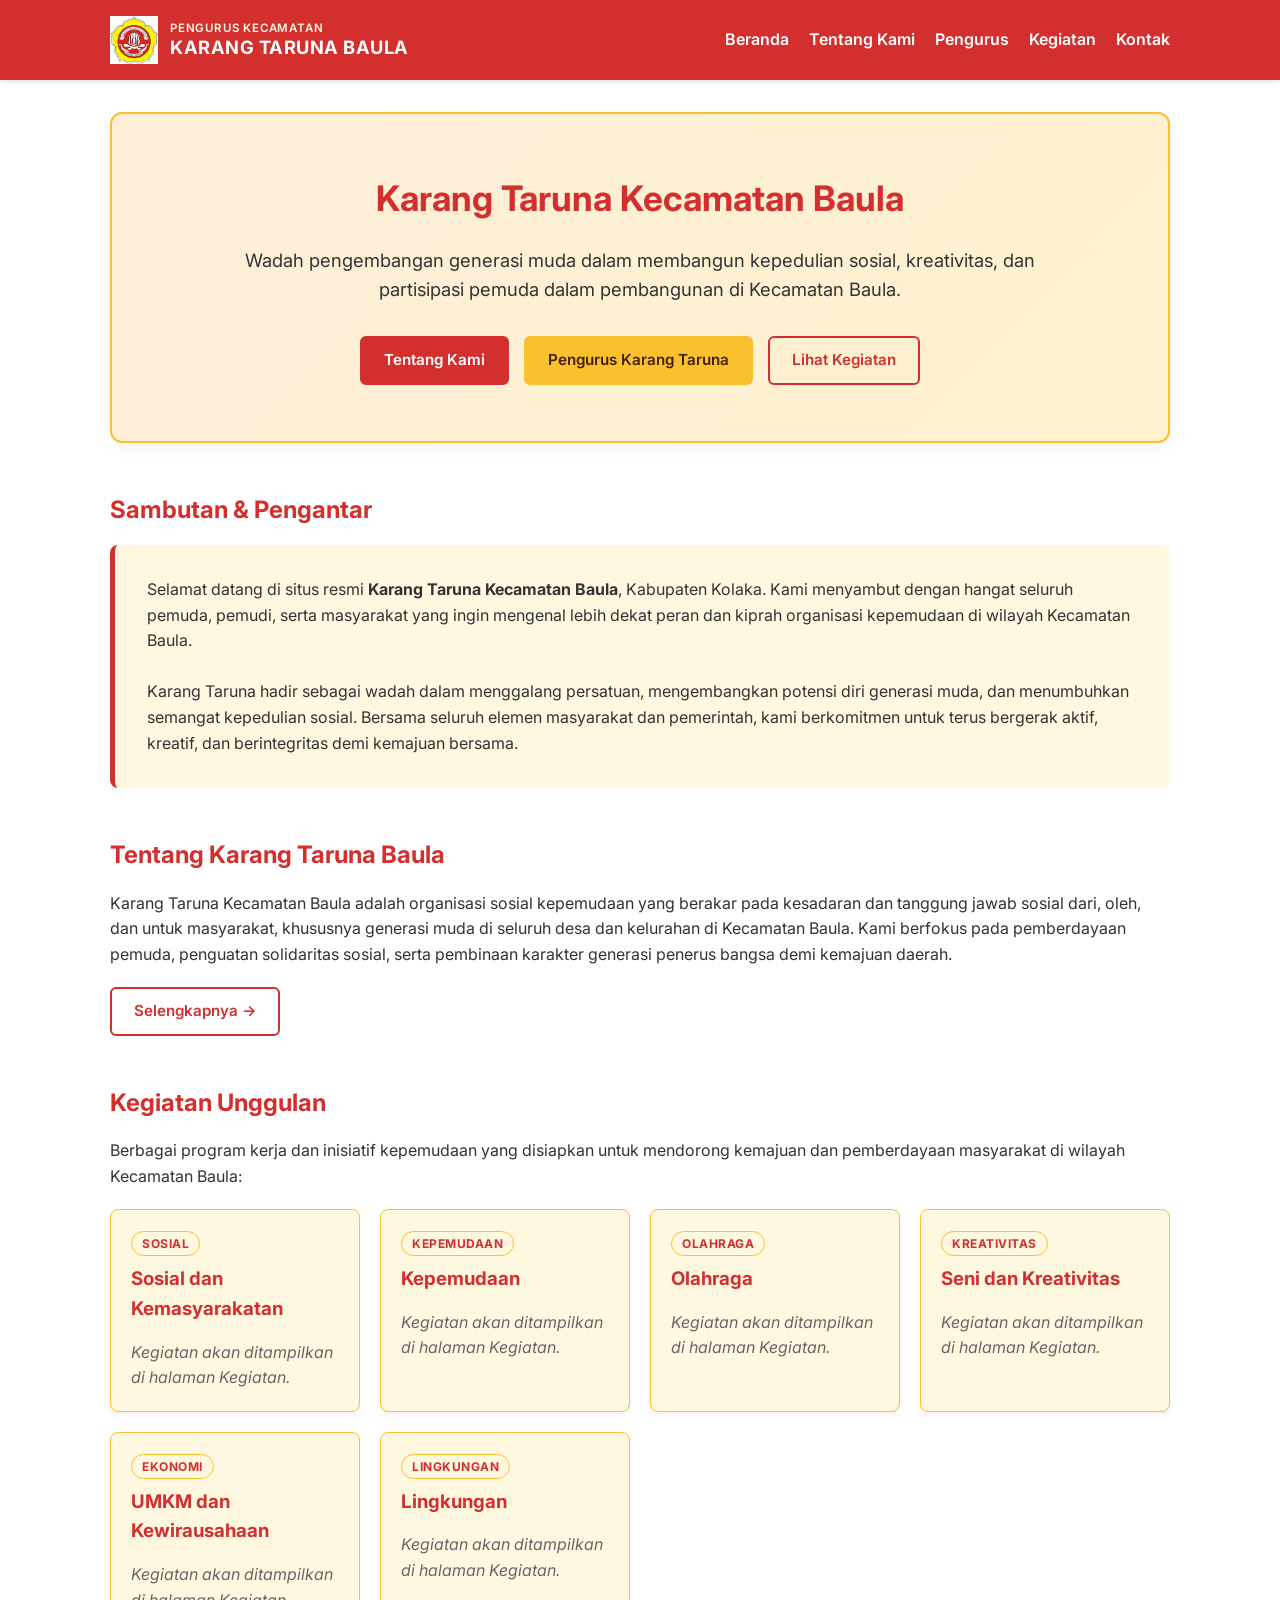
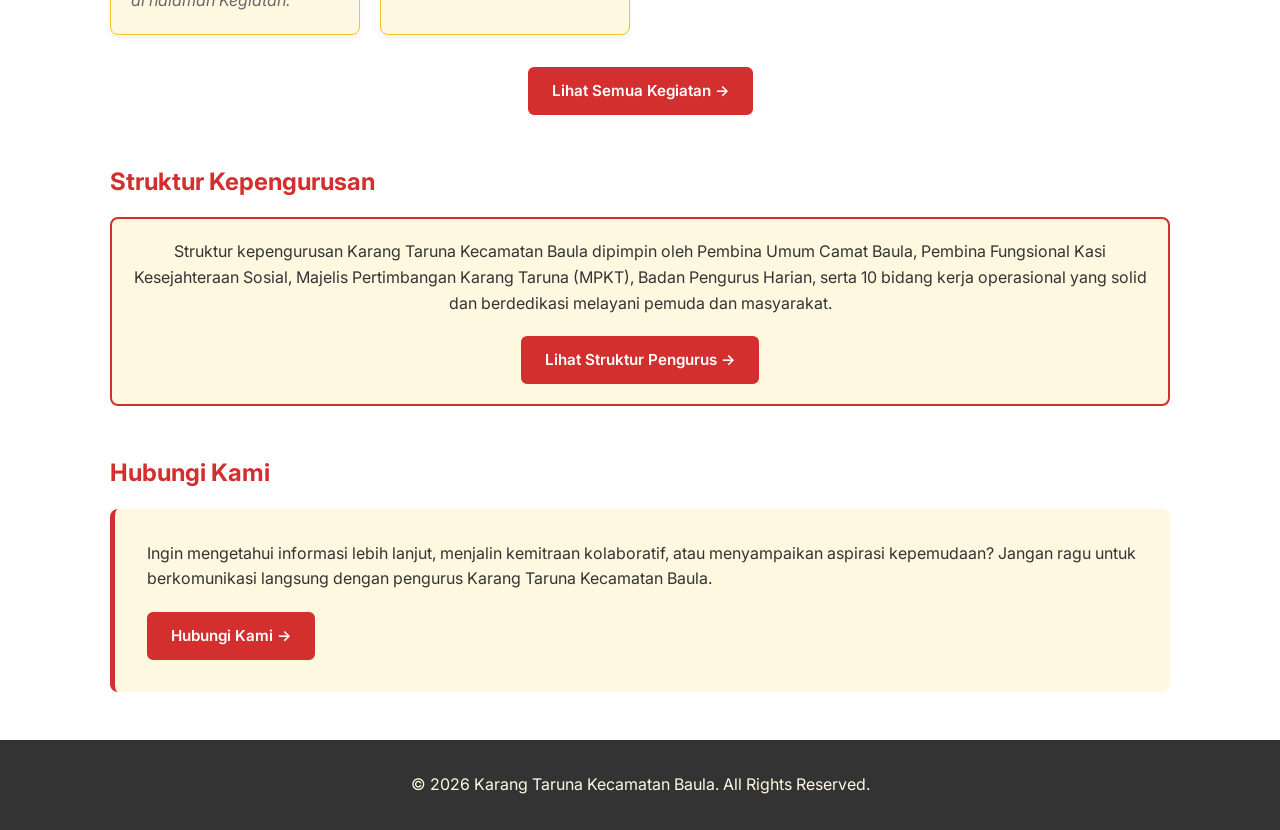
<file: index.html>
<!DOCTYPE html>
<html lang="id">
<head>
    <meta charset="UTF-8">
    <meta name="viewport" content="width=device-width, initial-scale=1.0">
    <title>Beranda - Karang Taruna Baula</title>
    <link rel="stylesheet" href="css/style.css">
</head>
<body>
    <header>
        <nav>
            <div class="logo">
                <img src="LogoKT.png" alt="Logo Karang Taruna Baula" class="logo-img">
                <div class="brand-text">
                    <span class="brand-sub">PENGURUS KECAMATAN</span>
                    <span class="brand-title">KARANG TARUNA BAULA</span>
                </div>
            </div>
            <ul>
                <li><a href="index.html">Beranda</a></li>
                <li><a href="tentang-kami.html">Tentang Kami</a></li>
                <li><a href="pengurus.html">Pengurus</a></li>
                <li><a href="kegiatan.html">Kegiatan</a></li>
                <li><a href="kontak.html">Kontak</a></li>
            </ul>
        </nav>
    </header>

    <main>
        <!-- 1. Hero Section -->
        <section class="hero">
            <h1>Karang Taruna Kecamatan Baula</h1>
            <p>Wadah pengembangan generasi muda dalam membangun kepedulian sosial, kreativitas, dan partisipasi pemuda dalam pembangunan di Kecamatan Baula.</p>
            <div class="hero-buttons">
                <a href="tentang-kami.html" class="btn btn-primary">Tentang Kami</a>
                <a href="pengurus.html" class="btn btn-secondary">Pengurus Karang Taruna</a>
                <a href="kegiatan.html" class="btn btn-outline">Lihat Kegiatan</a>
            </div>
        </section>

        <!-- 2. Sambutan / Pengantar Singkat -->
        <section id="sambutan">
            <h2>Sambutan & Pengantar</h2>
            <div class="contact-info">
                <p>Selamat datang di situs resmi <strong>Karang Taruna Kecamatan Baula</strong>, Kabupaten Kolaka. Kami menyambut dengan hangat seluruh pemuda, pemudi, serta masyarakat yang ingin mengenal lebih dekat peran dan kiprah organisasi kepemudaan di wilayah Kecamatan Baula.</p>
                <br>
                <p>Karang Taruna hadir sebagai wadah dalam menggalang persatuan, mengembangkan potensi diri generasi muda, dan menumbuhkan semangat kepedulian sosial. Bersama seluruh elemen masyarakat dan pemerintah, kami berkomitmen untuk terus bergerak aktif, kreatif, dan berintegritas demi kemajuan bersama.</p>
            </div>
        </section>

        <!-- 3. Tentang Singkat -->
        <section id="tentang-singkat">
            <h2>Tentang Karang Taruna Baula</h2>
            <p>Karang Taruna Kecamatan Baula adalah organisasi sosial kepemudaan yang berakar pada kesadaran dan tanggung jawab sosial dari, oleh, dan untuk masyarakat, khususnya generasi muda di seluruh desa dan kelurahan di Kecamatan Baula. Kami berfokus pada pemberdayaan pemuda, penguatan solidaritas sosial, serta pembinaan karakter generasi penerus bangsa demi kemajuan daerah.</p>
            <div style="margin-top: 1.25rem;">
                <a href="tentang-kami.html" class="btn btn-outline">Selengkapnya &rarr;</a>
            </div>
        </section>

        <!-- 4. Kegiatan Unggulan -->
        <section id="kegiatan-unggulan">
            <h2>Kegiatan Unggulan</h2>
            <p>Berbagai program kerja dan inisiatif kepemudaan yang disiapkan untuk mendorong kemajuan dan pemberdayaan masyarakat di wilayah Kecamatan Baula:</p>
            <div class="grid-container">
                <!-- 1. Sosial dan Kemasyarakatan -->
                <div class="card" style="text-align: left;">
                    <span class="activity-badge">Sosial</span>
                    <h3 style="margin-top: 8px;">Sosial dan Kemasyarakatan</h3>
                    <p style="margin-top: 8px; color: #666; font-style: italic;">Kegiatan akan ditampilkan di halaman Kegiatan.</p>
                </div>
                <!-- 2. Kepemudaan -->
                <div class="card" style="text-align: left;">
                    <span class="activity-badge">Kepemudaan</span>
                    <h3 style="margin-top: 8px;">Kepemudaan</h3>
                    <p style="margin-top: 8px; color: #666; font-style: italic;">Kegiatan akan ditampilkan di halaman Kegiatan.</p>
                </div>
                <!-- 3. Olahraga -->
                <div class="card" style="text-align: left;">
                    <span class="activity-badge">Olahraga</span>
                    <h3 style="margin-top: 8px;">Olahraga</h3>
                    <p style="margin-top: 8px; color: #666; font-style: italic;">Kegiatan akan ditampilkan di halaman Kegiatan.</p>
                </div>
                <!-- 4. Seni dan Kreativitas -->
                <div class="card" style="text-align: left;">
                    <span class="activity-badge">Kreativitas</span>
                    <h3 style="margin-top: 8px;">Seni dan Kreativitas</h3>
                    <p style="margin-top: 8px; color: #666; font-style: italic;">Kegiatan akan ditampilkan di halaman Kegiatan.</p>
                </div>
                <!-- 5. UMKM dan Kewirausahaan -->
                <div class="card" style="text-align: left;">
                    <span class="activity-badge">Ekonomi</span>
                    <h3 style="margin-top: 8px;">UMKM dan Kewirausahaan</h3>
                    <p style="margin-top: 8px; color: #666; font-style: italic;">Kegiatan akan ditampilkan di halaman Kegiatan.</p>
                </div>
                <!-- 6. Lingkungan -->
                <div class="card" style="text-align: left;">
                    <span class="activity-badge">Lingkungan</span>
                    <h3 style="margin-top: 8px;">Lingkungan</h3>
                    <p style="margin-top: 8px; color: #666; font-style: italic;">Kegiatan akan ditampilkan di halaman Kegiatan.</p>
                </div>
            </div>
            <div style="text-align: center; margin-top: 2rem;">
                <a href="kegiatan.html" class="btn btn-primary">Lihat Semua Kegiatan &rarr;</a>
            </div>
        </section>

        <!-- 5. Pengurus -->
        <section id="pengurus-singkat">
            <h2>Struktur Kepengurusan</h2>
            <div class="structure-box">
                <p style="margin-bottom: 1.25rem;">Struktur kepengurusan Karang Taruna Kecamatan Baula dipimpin oleh Pembina Umum Camat Baula, Pembina Fungsional Kasi Kesejahteraan Sosial, Majelis Pertimbangan Karang Taruna (MPKT), Badan Pengurus Harian, serta 10 bidang kerja operasional yang solid dan berdedikasi melayani pemuda dan masyarakat.</p>
                <a href="pengurus.html" class="btn btn-primary">Lihat Struktur Pengurus &rarr;</a>
            </div>
        </section>

        <!-- 6. Hubungi Kami -->
        <section id="kontak-singkat">
            <h2>Hubungi Kami</h2>
            <div class="contact-info">
                <p style="margin-bottom: 1.25rem;">Ingin mengetahui informasi lebih lanjut, menjalin kemitraan kolaboratif, atau menyampaikan aspirasi kepemudaan? Jangan ragu untuk berkomunikasi langsung dengan pengurus Karang Taruna Kecamatan Baula.</p>
                <a href="kontak.html" class="btn btn-primary">Hubungi Kami &rarr;</a>
            </div>
        </section>
    </main>

    <footer>
        <p>&copy; 2026 Karang Taruna Kecamatan Baula. All Rights Reserved.</p>
    </footer>

    <script src="js/script.js"></script>
</body>
</html>
</file>
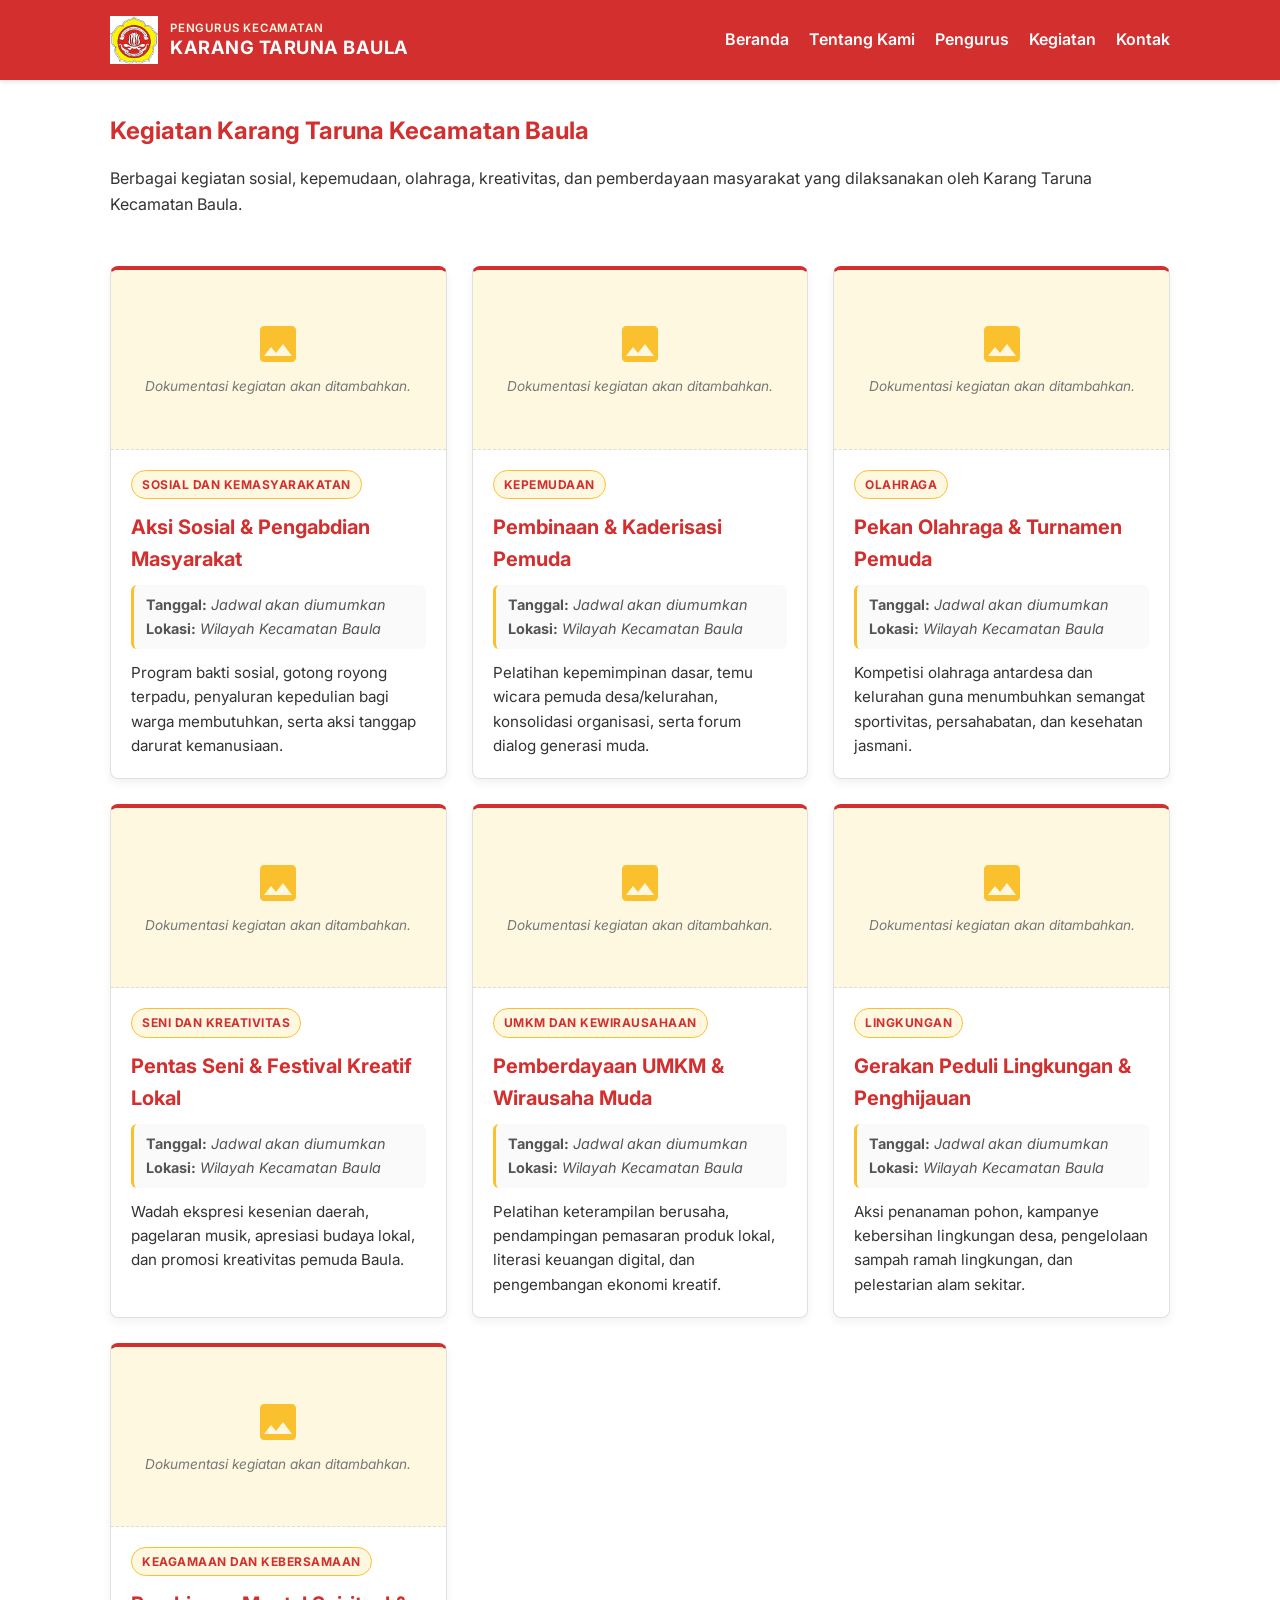
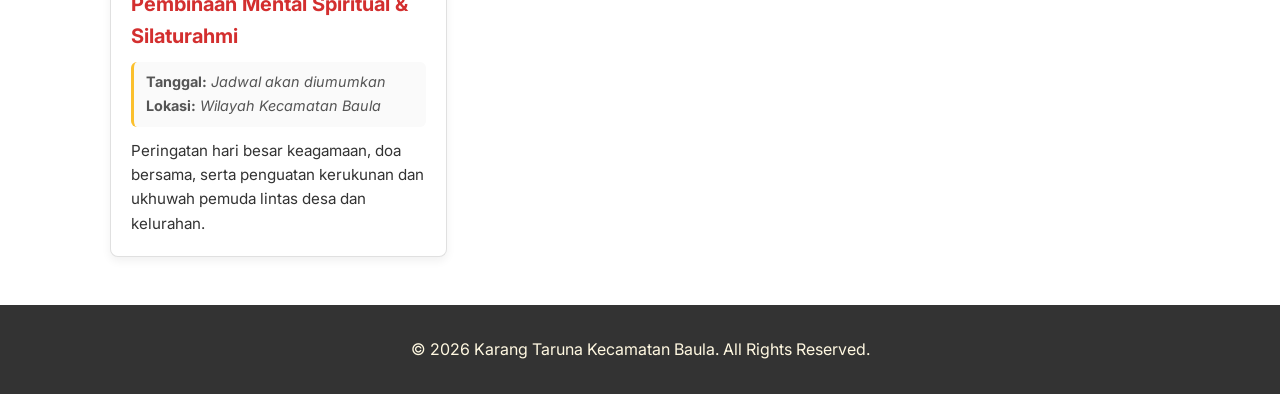
<file: kegiatan.html>
<!DOCTYPE html>
<html lang="id">
<head>
    <meta charset="UTF-8">
    <meta name="viewport" content="width=device-width, initial-scale=1.0">
    <title>Kegiatan - Karang Taruna Baula</title>
    <link rel="stylesheet" href="css/style.css">
</head>
<body>
    <header>
        <nav>
            <div class="logo">
                <img src="LogoKT.png" alt="Logo Karang Taruna Baula" class="logo-img">
                <div class="brand-text">
                    <span class="brand-sub">PENGURUS KECAMATAN</span>
                    <span class="brand-title">KARANG TARUNA BAULA</span>
                </div>
            </div>
            <ul>
                <li><a href="index.html">Beranda</a></li>
                <li><a href="tentang-kami.html">Tentang Kami</a></li>
                <li><a href="pengurus.html">Pengurus</a></li>
                <li><a href="kegiatan.html">Kegiatan</a></li>
                <li><a href="kontak.html">Kontak</a></li>
            </ul>
        </nav>
    </header>

    <main>
        <section id="activities-intro">
            <h1>Kegiatan Karang Taruna Kecamatan Baula</h1>
            <p>Berbagai kegiatan sosial, kepemudaan, olahraga, kreativitas, dan pemberdayaan masyarakat yang dilaksanakan oleh Karang Taruna Kecamatan Baula.</p>
        </section>

        <section id="activities-list">
            <div class="activities-grid">
                <!-- 1. Sosial dan Kemasyarakatan -->
                <div class="activity-card">
                    <div class="activity-img-placeholder">
                        <svg viewBox="0 0 24 24" xmlns="http://www.w3.org/2000/svg">
                            <path d="M21 19V5c0-1.1-.9-2-2-2H5c-1.1 0-2 .9-2 2v14c0 1.1.9 2 2 2h14c1.1 0 2-.9 2-2zM8.5 13.5l2.5 3.01L14.5 12l4.5 6H5l3.5-4.5z"/>
                        </svg>
                        <span>Dokumentasi kegiatan akan ditambahkan.</span>
                    </div>
                    <div class="activity-content">
                        <span class="activity-badge">Sosial dan Kemasyarakatan</span>
                        <h3>Aksi Sosial & Pengabdian Masyarakat</h3>
                        <div class="activity-meta">
                            <p><strong>Tanggal:</strong> <em>Jadwal akan diumumkan</em></p>
                            <p><strong>Lokasi:</strong> <em>Wilayah Kecamatan Baula</em></p>
                        </div>
                        <p class="activity-desc">Program bakti sosial, gotong royong terpadu, penyaluran kepedulian bagi warga membutuhkan, serta aksi tanggap darurat kemanusiaan.</p>
                    </div>
                </div>

                <!-- 2. Kepemudaan -->
                <div class="activity-card">
                    <div class="activity-img-placeholder">
                        <svg viewBox="0 0 24 24" xmlns="http://www.w3.org/2000/svg">
                            <path d="M21 19V5c0-1.1-.9-2-2-2H5c-1.1 0-2 .9-2 2v14c0 1.1.9 2 2 2h14c1.1 0 2-.9 2-2zM8.5 13.5l2.5 3.01L14.5 12l4.5 6H5l3.5-4.5z"/>
                        </svg>
                        <span>Dokumentasi kegiatan akan ditambahkan.</span>
                    </div>
                    <div class="activity-content">
                        <span class="activity-badge">Kepemudaan</span>
                        <h3>Pembinaan & Kaderisasi Pemuda</h3>
                        <div class="activity-meta">
                            <p><strong>Tanggal:</strong> <em>Jadwal akan diumumkan</em></p>
                            <p><strong>Lokasi:</strong> <em>Wilayah Kecamatan Baula</em></p>
                        </div>
                        <p class="activity-desc">Pelatihan kepemimpinan dasar, temu wicara pemuda desa/kelurahan, konsolidasi organisasi, serta forum dialog generasi muda.</p>
                    </div>
                </div>

                <!-- 3. Olahraga -->
                <div class="activity-card">
                    <div class="activity-img-placeholder">
                        <svg viewBox="0 0 24 24" xmlns="http://www.w3.org/2000/svg">
                            <path d="M21 19V5c0-1.1-.9-2-2-2H5c-1.1 0-2 .9-2 2v14c0 1.1.9 2 2 2h14c1.1 0 2-.9 2-2zM8.5 13.5l2.5 3.01L14.5 12l4.5 6H5l3.5-4.5z"/>
                        </svg>
                        <span>Dokumentasi kegiatan akan ditambahkan.</span>
                    </div>
                    <div class="activity-content">
                        <span class="activity-badge">Olahraga</span>
                        <h3>Pekan Olahraga & Turnamen Pemuda</h3>
                        <div class="activity-meta">
                            <p><strong>Tanggal:</strong> <em>Jadwal akan diumumkan</em></p>
                            <p><strong>Lokasi:</strong> <em>Wilayah Kecamatan Baula</em></p>
                        </div>
                        <p class="activity-desc">Kompetisi olahraga antardesa dan kelurahan guna menumbuhkan semangat sportivitas, persahabatan, dan kesehatan jasmani.</p>
                    </div>
                </div>

                <!-- 4. Seni dan Kreativitas -->
                <div class="activity-card">
                    <div class="activity-img-placeholder">
                        <svg viewBox="0 0 24 24" xmlns="http://www.w3.org/2000/svg">
                            <path d="M21 19V5c0-1.1-.9-2-2-2H5c-1.1 0-2 .9-2 2v14c0 1.1.9 2 2 2h14c1.1 0 2-.9 2-2zM8.5 13.5l2.5 3.01L14.5 12l4.5 6H5l3.5-4.5z"/>
                        </svg>
                        <span>Dokumentasi kegiatan akan ditambahkan.</span>
                    </div>
                    <div class="activity-content">
                        <span class="activity-badge">Seni dan Kreativitas</span>
                        <h3>Pentas Seni & Festival Kreatif Lokal</h3>
                        <div class="activity-meta">
                            <p><strong>Tanggal:</strong> <em>Jadwal akan diumumkan</em></p>
                            <p><strong>Lokasi:</strong> <em>Wilayah Kecamatan Baula</em></p>
                        </div>
                        <p class="activity-desc">Wadah ekspresi kesenian daerah, pagelaran musik, apresiasi budaya lokal, dan promosi kreativitas pemuda Baula.</p>
                    </div>
                </div>

                <!-- 5. UMKM dan Kewirausahaan -->
                <div class="activity-card">
                    <div class="activity-img-placeholder">
                        <svg viewBox="0 0 24 24" xmlns="http://www.w3.org/2000/svg">
                            <path d="M21 19V5c0-1.1-.9-2-2-2H5c-1.1 0-2 .9-2 2v14c0 1.1.9 2 2 2h14c1.1 0 2-.9 2-2zM8.5 13.5l2.5 3.01L14.5 12l4.5 6H5l3.5-4.5z"/>
                        </svg>
                        <span>Dokumentasi kegiatan akan ditambahkan.</span>
                    </div>
                    <div class="activity-content">
                        <span class="activity-badge">UMKM dan Kewirausahaan</span>
                        <h3>Pemberdayaan UMKM & Wirausaha Muda</h3>
                        <div class="activity-meta">
                            <p><strong>Tanggal:</strong> <em>Jadwal akan diumumkan</em></p>
                            <p><strong>Lokasi:</strong> <em>Wilayah Kecamatan Baula</em></p>
                        </div>
                        <p class="activity-desc">Pelatihan keterampilan berusaha, pendampingan pemasaran produk lokal, literasi keuangan digital, dan pengembangan ekonomi kreatif.</p>
                    </div>
                </div>

                <!-- 6. Lingkungan -->
                <div class="activity-card">
                    <div class="activity-img-placeholder">
                        <svg viewBox="0 0 24 24" xmlns="http://www.w3.org/2000/svg">
                            <path d="M21 19V5c0-1.1-.9-2-2-2H5c-1.1 0-2 .9-2 2v14c0 1.1.9 2 2 2h14c1.1 0 2-.9 2-2zM8.5 13.5l2.5 3.01L14.5 12l4.5 6H5l3.5-4.5z"/>
                        </svg>
                        <span>Dokumentasi kegiatan akan ditambahkan.</span>
                    </div>
                    <div class="activity-content">
                        <span class="activity-badge">Lingkungan</span>
                        <h3>Gerakan Peduli Lingkungan & Penghijauan</h3>
                        <div class="activity-meta">
                            <p><strong>Tanggal:</strong> <em>Jadwal akan diumumkan</em></p>
                            <p><strong>Lokasi:</strong> <em>Wilayah Kecamatan Baula</em></p>
                        </div>
                        <p class="activity-desc">Aksi penanaman pohon, kampanye kebersihan lingkungan desa, pengelolaan sampah ramah lingkungan, dan pelestarian alam sekitar.</p>
                    </div>
                </div>

                <!-- 7. Keagamaan dan Kebersamaan -->
                <div class="activity-card">
                    <div class="activity-img-placeholder">
                        <svg viewBox="0 0 24 24" xmlns="http://www.w3.org/2000/svg">
                            <path d="M21 19V5c0-1.1-.9-2-2-2H5c-1.1 0-2 .9-2 2v14c0 1.1.9 2 2 2h14c1.1 0 2-.9 2-2zM8.5 13.5l2.5 3.01L14.5 12l4.5 6H5l3.5-4.5z"/>
                        </svg>
                        <span>Dokumentasi kegiatan akan ditambahkan.</span>
                    </div>
                    <div class="activity-content">
                        <span class="activity-badge">Keagamaan dan Kebersamaan</span>
                        <h3>Pembinaan Mental Spiritual & Silaturahmi</h3>
                        <div class="activity-meta">
                            <p><strong>Tanggal:</strong> <em>Jadwal akan diumumkan</em></p>
                            <p><strong>Lokasi:</strong> <em>Wilayah Kecamatan Baula</em></p>
                        </div>
                        <p class="activity-desc">Peringatan hari besar keagamaan, doa bersama, serta penguatan kerukunan dan ukhuwah pemuda lintas desa dan kelurahan.</p>
                    </div>
                </div>
            </div>
        </section>
    </main>

    <footer>
        <p>&copy; 2026 Karang Taruna Kecamatan Baula. All Rights Reserved.</p>
    </footer>

    <script src="js/script.js"></script>
</body>
</html>
</file>
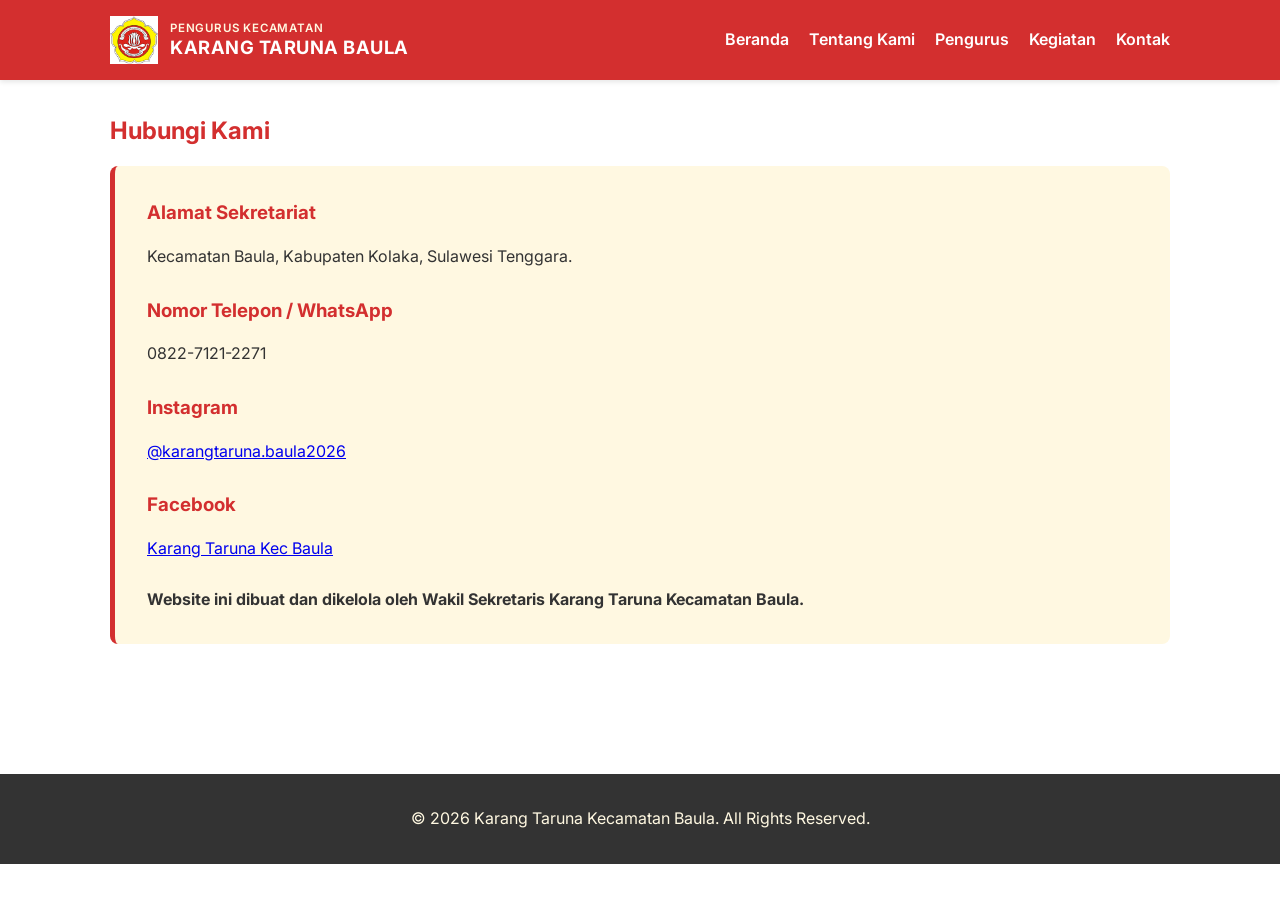
<file: kontak.html>
<!DOCTYPE html>
<html lang="id">
<head>
    <meta charset="UTF-8">
    <meta name="viewport" content="width=device-width, initial-scale=1.0">
    <title>Kontak - Karang Taruna Baula</title>
    <link rel="stylesheet" href="css/style.css">
</head>
<body>
    <header>
        <nav>
            <div class="logo">
                <img src="LogoKT.png" alt="Logo Karang Taruna Baula" class="logo-img">
                <div class="brand-text">
                    <span class="brand-sub">PENGURUS KECAMATAN</span>
                    <span class="brand-title">KARANG TARUNA BAULA</span>
                </div>
            </div>
            <ul>
                <li><a href="index.html">Beranda</a></li>
                <li><a href="tentang-kami.html">Tentang Kami</a></li>
                <li><a href="pengurus.html">Pengurus</a></li>
                <li><a href="kegiatan.html">Kegiatan</a></li>
                <li><a href="kontak.html">Kontak</a></li>
            </ul>
        </nav>
    </header>

    <main>
        <section id="contact">
            <h1>Hubungi Kami</h1>
            <div class="contact-info">
    <h3>Alamat Sekretariat</h3>
    <p>Kecamatan Baula, Kabupaten Kolaka, Sulawesi Tenggara.</p>

    <br>

    <h3>Nomor Telepon / WhatsApp</h3>
    <p>0822-7121-2271</p>

    <br>

    <h3>Instagram</h3>
    <p>
        <a href="https://www.instagram.com/karangtaruna.baula2026/" target="_blank">
            @karangtaruna.baula2026
        </a>
    </p>

    <br>

    <h3>Facebook</h3>
<p>
    <a href="https://www.facebook.com/share/19BhVTXw5j/" target="_blank">
        Karang Taruna Kec Baula
    </a>
</p>

    <br>

    <p>
        <strong>Website ini dibuat dan dikelola oleh Wakil Sekretaris Karang Taruna Kecamatan Baula.</strong>
    </p>
</div>
            </div>
        </section>
    </main>

    <footer>
        <p>&copy; 2026 Karang Taruna Kecamatan Baula. All Rights Reserved.</p>
    </footer>

    <script src="js/script.js"></script>
</body>
</html>
</file>
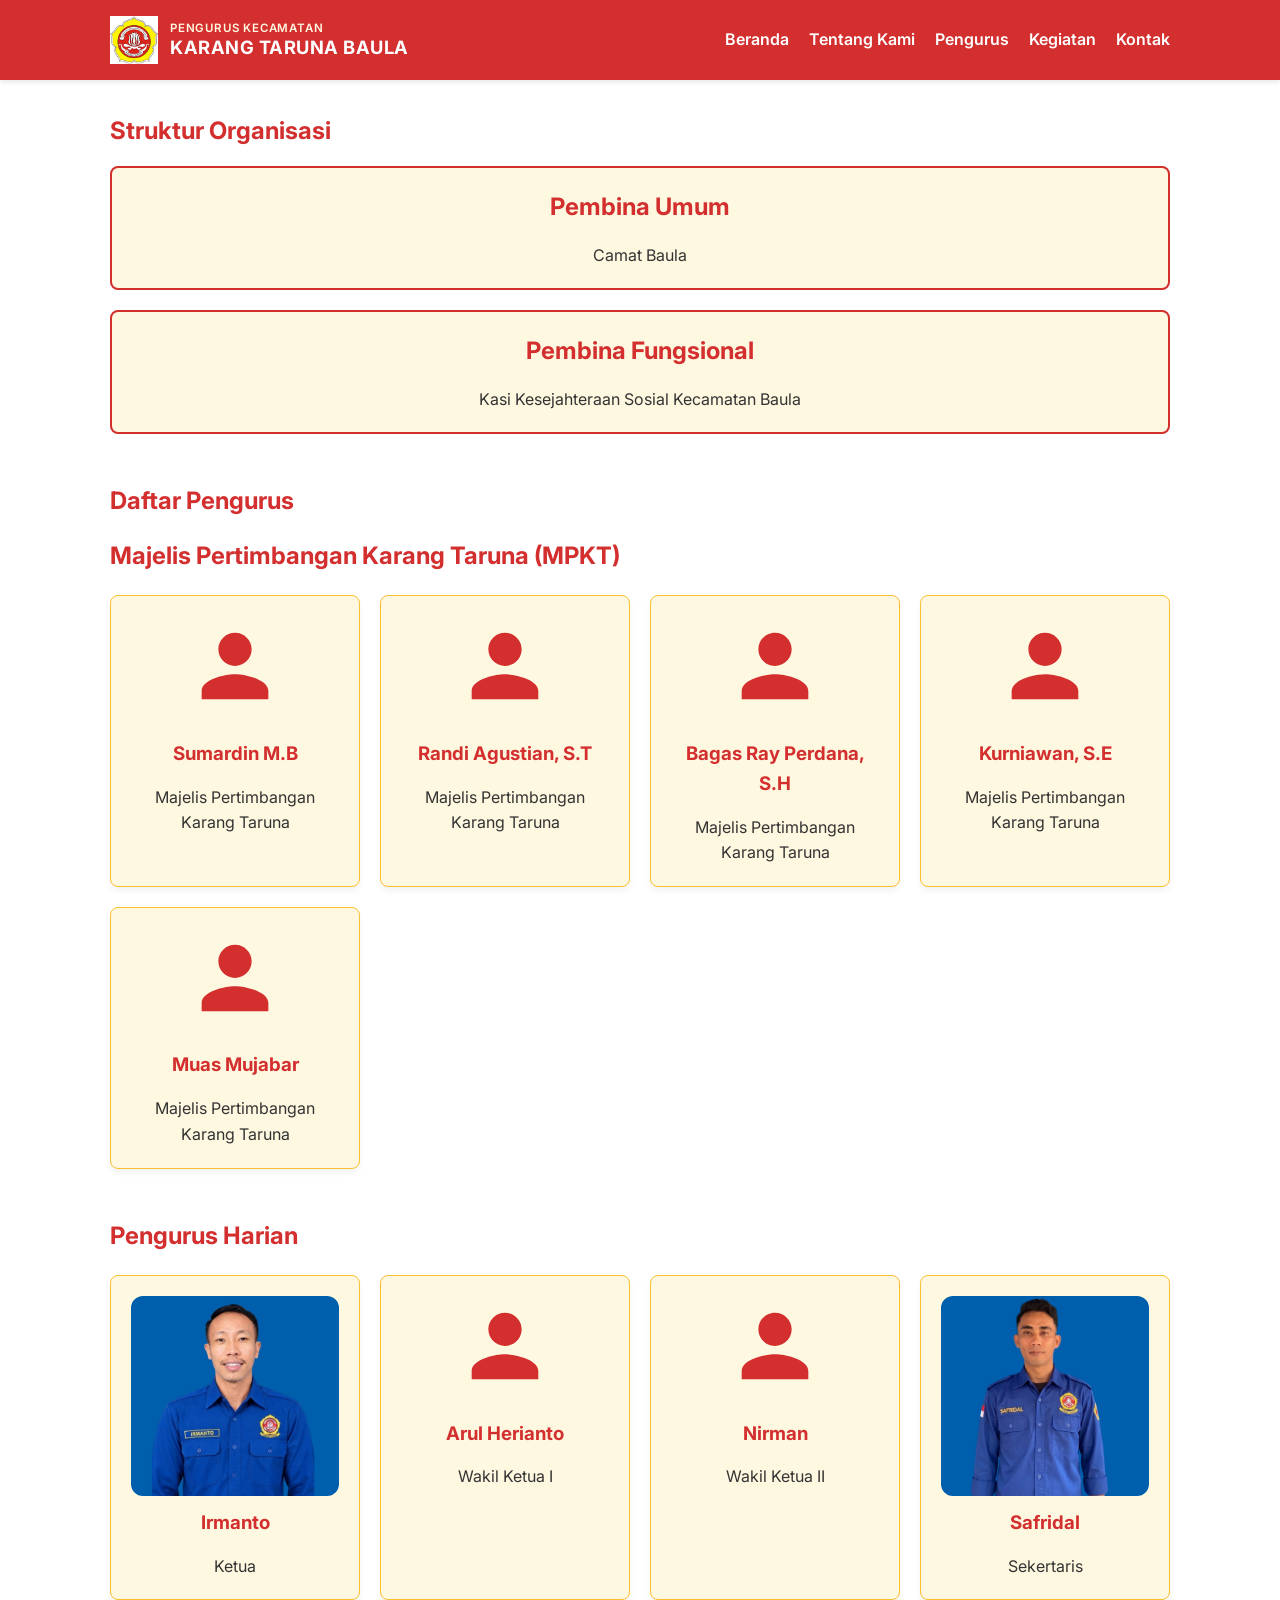
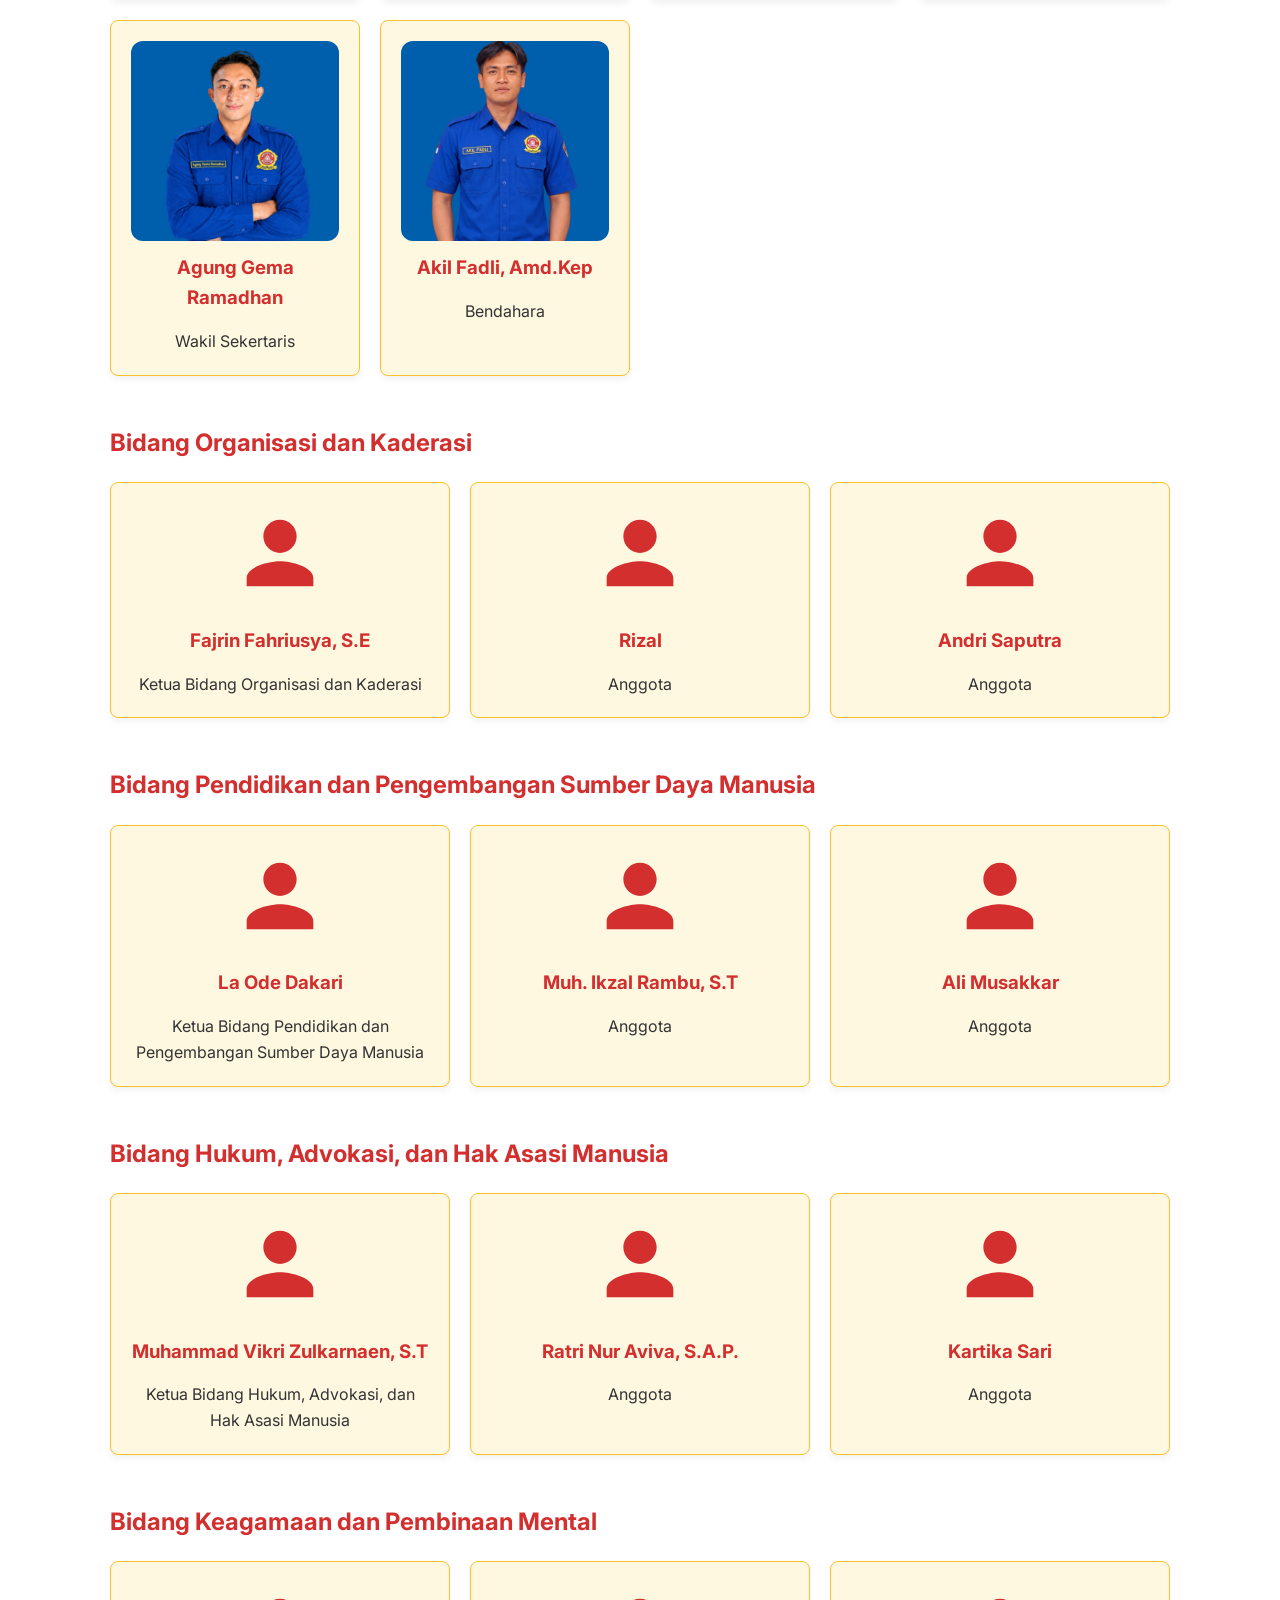
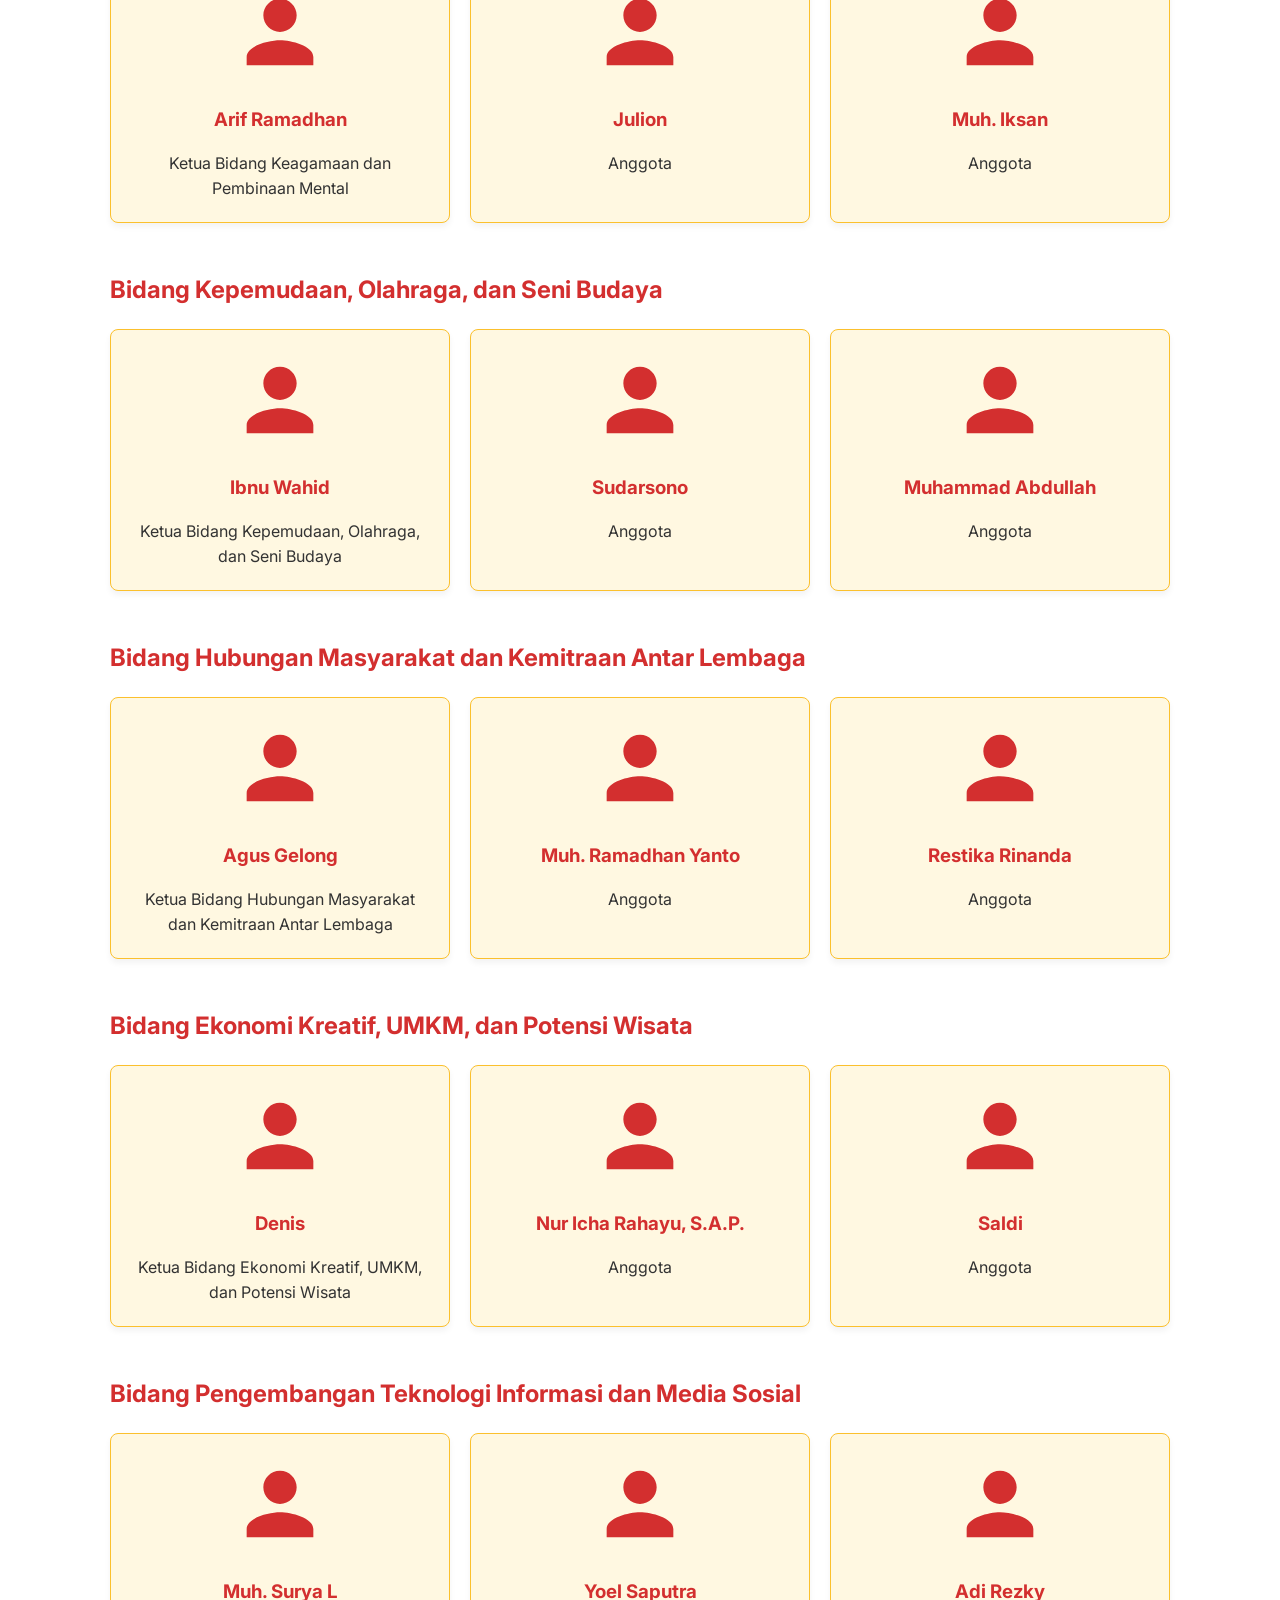
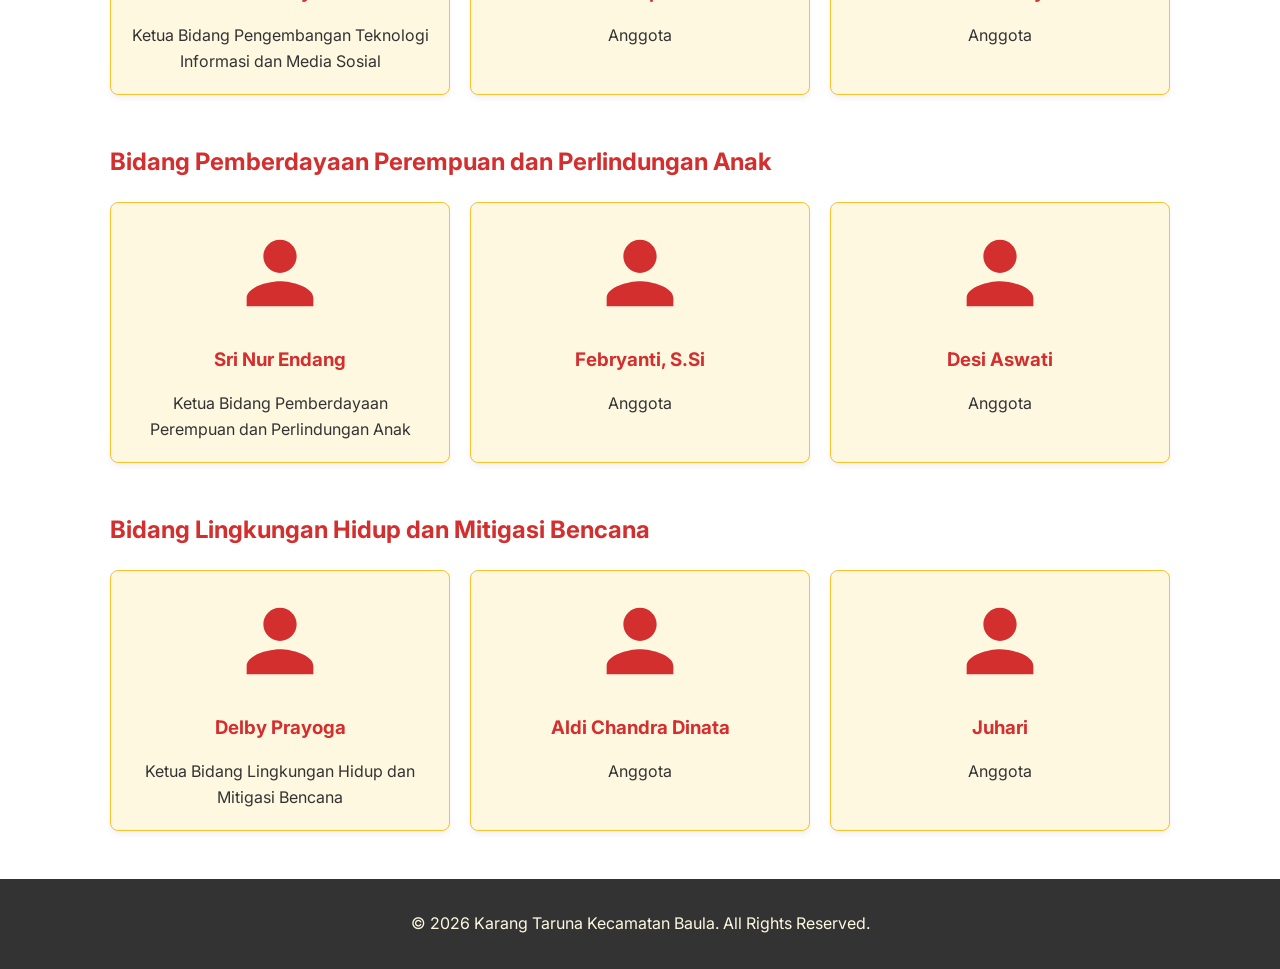
<file: pengurus.html>
<!DOCTYPE html>
<html lang="id">
<head>
    <meta charset="UTF-8">
    <meta name="viewport" content="width=device-width, initial-scale=1.0">
    <title>Pengurus - Karang Taruna Baula</title>
    <link rel="stylesheet" href="css/style.css">
</head>
<body>
    <header>
        <nav>
            <div class="logo">
                <img src="LogoKT.png" alt="Logo Karang Taruna Baula" class="logo-img">
                <div class="brand-text">
                    <span class="brand-sub">PENGURUS KECAMATAN</span>
                    <span class="brand-title">KARANG TARUNA BAULA</span>
                </div>
            </div>
            <ul>
                <li><a href="index.html">Beranda</a></li>
                <li><a href="tentang-kami.html">Tentang Kami</a></li>
                <li><a href="pengurus.html">Pengurus</a></li>
                <li><a href="kegiatan.html">Kegiatan</a></li>
                <li><a href="kontak.html">Kontak</a></li>
            </ul>
        </nav>
    </header>

    <main>
        <section id="structure">
            <h1>Struktur Organisasi</h1>
            <div class="structure-box">
                <h2>Pembina Umum</h2>
                <p>Camat Baula</p>
            </div>
            <div class="structure-box">
                <h2>Pembina Fungsional</h2>
                <p>Kasi Kesejahteraan Sosial Kecamatan Baula</p>
            </div>
        </section>

        <section id="board">
            <h1>Daftar Pengurus</h1>

            <section>
                <h2>Majelis Pertimbangan Karang Taruna (MPKT)</h2>
                <div class="grid-container">
                    <div class="card">
                        <svg viewBox="0 0 24 24" xmlns="http://www.w3.org/2000/svg">
                            <path d="M12 12c2.21 0 4-1.79 4-4s-1.79-4-4-4-4 1.79-4 4 1.79 4 4 4zm0 2c-2.67 0-8 1.34-8 4v2h16v-2c0-2.66-5.33-4-8-4z"/>
                        </svg>
                        <h3>Sumardin M.B</h3>
                        <p>Majelis Pertimbangan Karang Taruna</p>
                    </div>
                    <div class="card">
                        <svg viewBox="0 0 24 24" xmlns="http://www.w3.org/2000/svg">
                            <path d="M12 12c2.21 0 4-1.79 4-4s-1.79-4-4-4-4 1.79-4 4 1.79 4 4 4zm0 2c-2.67 0-8 1.34-8 4v2h16v-2c0-2.66-5.33-4-8-4z"/>
                        </svg>
                        <h3>Randi Agustian, S.T</h3>
                        <p>Majelis Pertimbangan Karang Taruna</p>
                    </div>
                    <div class="card">
                        <svg viewBox="0 0 24 24" xmlns="http://www.w3.org/2000/svg">
                            <path d="M12 12c2.21 0 4-1.79 4-4s-1.79-4-4-4-4 1.79-4 4 1.79 4 4 4zm0 2c-2.67 0-8 1.34-8 4v2h16v-2c0-2.66-5.33-4-8-4z"/>
                        </svg>
                        <h3>Bagas Ray Perdana, S.H</h3>
                        <p>Majelis Pertimbangan Karang Taruna</p>
                    </div>
                    <div class="card">
                        <svg viewBox="0 0 24 24" xmlns="http://www.w3.org/2000/svg">
                            <path d="M12 12c2.21 0 4-1.79 4-4s-1.79-4-4-4-4 1.79-4 4 1.79 4 4 4zm0 2c-2.67 0-8 1.34-8 4v2h16v-2c0-2.66-5.33-4-8-4z"/>
                        </svg>
                        <h3>Kurniawan, S.E</h3>
                        <p>Majelis Pertimbangan Karang Taruna</p>
                    </div>
                    <div class="card">
                        <svg viewBox="0 0 24 24" xmlns="http://www.w3.org/2000/svg">
                            <path d="M12 12c2.21 0 4-1.79 4-4s-1.79-4-4-4-4 1.79-4 4 1.79 4 4 4zm0 2c-2.67 0-8 1.34-8 4v2h16v-2c0-2.66-5.33-4-8-4z"/>
                        </svg>
                        <h3>Muas Mujabar</h3>
                        <p>Majelis Pertimbangan Karang Taruna</p>
                    </div>
                </div>
            </section>

            <section>
                <h2>Pengurus Harian</h2>
                <div class="grid-container">
                    <!-- Ketua -->
                    <div class="card">
                        <img src="images/Ketua.jpg" alt="Irmanto - Ketua" style="width: 100%; height: 200px; object-fit: cover; border-radius: 12px; display: block; margin: 0 auto 12px;">
                        <h3>Irmanto</h3>
                        <p>Ketua</p>
                    </div>
                    <!-- Wakil Ketua I -->
                    <div class="card">
                        <svg viewBox="0 0 24 24" xmlns="http://www.w3.org/2000/svg">
                            <path d="M12 12c2.21 0 4-1.79 4-4s-1.79-4-4-4-4 1.79-4 4 1.79 4 4 4zm0 2c-2.67 0-8 1.34-8 4v2h16v-2c0-2.66-5.33-4-8-4z"/>
                        </svg>
                        <h3>Arul Herianto</h3>
                        <p>Wakil Ketua I</p>
                    </div>
                    <!-- Wakil Ketua II -->
                    <div class="card">
                        <svg viewBox="0 0 24 24" xmlns="http://www.w3.org/2000/svg">
                            <path d="M12 12c2.21 0 4-1.79 4-4s-1.79-4-4-4-4 1.79-4 4 1.79 4 4 4zm0 2c-2.67 0-8 1.34-8 4v2h16v-2c0-2.66-5.33-4-8-4z"/>
                        </svg>
                        <h3>Nirman</h3>
                        <p>Wakil Ketua II</p>
                    </div>
                    <!-- Sekertaris -->
                    <div class="card">
                        <img src="images/Sekertaris.jpg" alt="Safridal - Sekertaris" style="width: 100%; height: 200px; object-fit: cover; border-radius: 12px; display: block; margin: 0 auto 12px;">
                        <h3>Safridal</h3>
                        <p>Sekertaris</p>
                    </div>
                    <!-- Wakil Sekertaris -->
                    <div class="card">
                       <img src="images/Wakil-Sekertaris.jpg" alt="Wakil Sekertaris" style="width: 100%; height: 200px; object-fit: cover; border-radius: 12px; display: block; margin: 0 auto 12px;">
                        <h3>Agung Gema Ramadhan</h3>
                        <p>Wakil Sekertaris</p>
                    </div>
                    <!-- Bendahara -->
                    <div class="card">
                        <img src="images/Bendahara.jpg" alt="Bendahara" style="width: 100%; height: 200px; object-fit: cover; border-radius: 12px; display: block; margin: 0 auto 12px;">
                        <h3>Akil Fadli, Amd.Kep</h3>
                        <p>Bendahara</p>
                    </div>
                </div>
            </section>

            <!-- Bidang 1 -->
            <section>
                <h2>Bidang Organisasi dan Kaderasi</h2>
                <div class="grid-container">
                    <div class="card">
                        <svg viewBox="0 0 24 24" xmlns="http://www.w3.org/2000/svg">
                            <path d="M12 12c2.21 0 4-1.79 4-4s-1.79-4-4-4-4 1.79-4 4 1.79 4 4 4zm0 2c-2.67 0-8 1.34-8 4v2h16v-2c0-2.66-5.33-4-8-4z"/>
                        </svg>
                        <h3>Fajrin Fahriusya, S.E</h3>
                        <p>Ketua Bidang Organisasi dan Kaderasi</p>
                    </div>
                    <div class="card">
                        <svg viewBox="0 0 24 24" xmlns="http://www.w3.org/2000/svg">
                            <path d="M12 12c2.21 0 4-1.79 4-4s-1.79-4-4-4-4 1.79-4 4 1.79 4 4 4zm0 2c-2.67 0-8 1.34-8 4v2h16v-2c0-2.66-5.33-4-8-4z"/>
                        </svg>
                        <h3>Rizal</h3>
                        <p>Anggota</p>
                    </div>
                    <div class="card">
                        <svg viewBox="0 0 24 24" xmlns="http://www.w3.org/2000/svg">
                            <path d="M12 12c2.21 0 4-1.79 4-4s-1.79-4-4-4-4 1.79-4 4 1.79 4 4 4zm0 2c-2.67 0-8 1.34-8 4v2h16v-2c0-2.66-5.33-4-8-4z"/>
                        </svg>
                        <h3>Andri Saputra</h3>
                        <p>Anggota</p>
                    </div>
                </div>
            </section>

            <!-- Bidang 2 -->
            <section>
                <h2>Bidang Pendidikan dan Pengembangan Sumber Daya Manusia</h2>
                <div class="grid-container">
                    <div class="card">
                        <svg viewBox="0 0 24 24" xmlns="http://www.w3.org/2000/svg">
                            <path d="M12 12c2.21 0 4-1.79 4-4s-1.79-4-4-4-4 1.79-4 4 1.79 4 4 4zm0 2c-2.67 0-8 1.34-8 4v2h16v-2c0-2.66-5.33-4-8-4z"/>
                        </svg>
                        <h3>La Ode Dakari</h3>
                        <p>Ketua Bidang Pendidikan dan Pengembangan Sumber Daya Manusia</p>
                    </div>
                    <div class="card">
                        <svg viewBox="0 0 24 24" xmlns="http://www.w3.org/2000/svg">
                            <path d="M12 12c2.21 0 4-1.79 4-4s-1.79-4-4-4-4 1.79-4 4 1.79 4 4 4zm0 2c-2.67 0-8 1.34-8 4v2h16v-2c0-2.66-5.33-4-8-4z"/>
                        </svg>
                        <h3>Muh. Ikzal Rambu, S.T</h3>
                        <p>Anggota</p>
                    </div>
                    <div class="card">
                        <svg viewBox="0 0 24 24" xmlns="http://www.w3.org/2000/svg">
                            <path d="M12 12c2.21 0 4-1.79 4-4s-1.79-4-4-4-4 1.79-4 4 1.79 4 4 4zm0 2c-2.67 0-8 1.34-8 4v2h16v-2c0-2.66-5.33-4-8-4z"/>
                        </svg>
                        <h3>Ali Musakkar</h3>
                        <p>Anggota</p>
                    </div>
                </div>
            </section>

            <!-- Bidang 3 -->
            <section>
                <h2>Bidang Hukum, Advokasi, dan Hak Asasi Manusia</h2>
                <div class="grid-container">
                    <div class="card">
                        <svg viewBox="0 0 24 24" xmlns="http://www.w3.org/2000/svg">
                            <path d="M12 12c2.21 0 4-1.79 4-4s-1.79-4-4-4-4 1.79-4 4 1.79 4 4 4zm0 2c-2.67 0-8 1.34-8 4v2h16v-2c0-2.66-5.33-4-8-4z"/>
                        </svg>
                        <h3>Muhammad Vikri Zulkarnaen, S.T</h3>
                        <p>Ketua Bidang Hukum, Advokasi, dan Hak Asasi Manusia</p>
                    </div>
                    <div class="card">
                        <svg viewBox="0 0 24 24" xmlns="http://www.w3.org/2000/svg">
                            <path d="M12 12c2.21 0 4-1.79 4-4s-1.79-4-4-4-4 1.79-4 4 1.79 4 4 4zm0 2c-2.67 0-8 1.34-8 4v2h16v-2c0-2.66-5.33-4-8-4z"/>
                        </svg>
                        <h3>Ratri Nur Aviva, S.A.P.</h3>
                        <p>Anggota</p>
                    </div>
                    <div class="card">
                        <svg viewBox="0 0 24 24" xmlns="http://www.w3.org/2000/svg">
                            <path d="M12 12c2.21 0 4-1.79 4-4s-1.79-4-4-4-4 1.79-4 4 1.79 4 4 4zm0 2c-2.67 0-8 1.34-8 4v2h16v-2c0-2.66-5.33-4-8-4z"/>
                        </svg>
                        <h3>Kartika Sari</h3>
                        <p>Anggota</p>
                    </div>
                </div>
            </section>

            <!-- Bidang 4 -->
            <section>
                <h2>Bidang Keagamaan dan Pembinaan Mental</h2>
                <div class="grid-container">
                    <div class="card">
                        <svg viewBox="0 0 24 24" xmlns="http://www.w3.org/2000/svg">
                            <path d="M12 12c2.21 0 4-1.79 4-4s-1.79-4-4-4-4 1.79-4 4 1.79 4 4 4zm0 2c-2.67 0-8 1.34-8 4v2h16v-2c0-2.66-5.33-4-8-4z"/>
                        </svg>
                        <h3>Arif Ramadhan</h3>
                        <p>Ketua Bidang Keagamaan dan Pembinaan Mental</p>
                    </div>
                    <div class="card">
                        <svg viewBox="0 0 24 24" xmlns="http://www.w3.org/2000/svg">
                            <path d="M12 12c2.21 0 4-1.79 4-4s-1.79-4-4-4-4 1.79-4 4 1.79 4 4 4zm0 2c-2.67 0-8 1.34-8 4v2h16v-2c0-2.66-5.33-4-8-4z"/>
                        </svg>
                        <h3>Julion</h3>
                        <p>Anggota</p>
                    </div>
                    <div class="card">
                        <svg viewBox="0 0 24 24" xmlns="http://www.w3.org/2000/svg">
                            <path d="M12 12c2.21 0 4-1.79 4-4s-1.79-4-4-4-4 1.79-4 4 1.79 4 4 4zm0 2c-2.67 0-8 1.34-8 4v2h16v-2c0-2.66-5.33-4-8-4z"/>
                        </svg>
                        <h3>Muh. Iksan</h3>
                        <p>Anggota</p>
                    </div>
                </div>
            </section>

            <!-- Bidang 5 -->
            <section>
                <h2>Bidang Kepemudaan, Olahraga, dan Seni Budaya</h2>
                <div class="grid-container">
                    <div class="card">
                        <svg viewBox="0 0 24 24" xmlns="http://www.w3.org/2000/svg">
                            <path d="M12 12c2.21 0 4-1.79 4-4s-1.79-4-4-4-4 1.79-4 4 1.79 4 4 4zm0 2c-2.67 0-8 1.34-8 4v2h16v-2c0-2.66-5.33-4-8-4z"/>
                        </svg>
                        <h3>Ibnu Wahid</h3>
                        <p>Ketua Bidang Kepemudaan, Olahraga, dan Seni Budaya</p>
                    </div>
                    <div class="card">
                        <svg viewBox="0 0 24 24" xmlns="http://www.w3.org/2000/svg">
                            <path d="M12 12c2.21 0 4-1.79 4-4s-1.79-4-4-4-4 1.79-4 4 1.79 4 4 4zm0 2c-2.67 0-8 1.34-8 4v2h16v-2c0-2.66-5.33-4-8-4z"/>
                        </svg>
                        <h3>Sudarsono</h3>
                        <p>Anggota</p>
                    </div>
                    <div class="card">
                        <svg viewBox="0 0 24 24" xmlns="http://www.w3.org/2000/svg">
                            <path d="M12 12c2.21 0 4-1.79 4-4s-1.79-4-4-4-4 1.79-4 4 1.79 4 4 4zm0 2c-2.67 0-8 1.34-8 4v2h16v-2c0-2.66-5.33-4-8-4z"/>
                        </svg>
                        <h3>Muhammad Abdullah</h3>
                        <p>Anggota</p>
                    </div>
                </div>
            </section>

            <!-- Bidang 6 -->
            <section>
                <h2>Bidang Hubungan Masyarakat dan Kemitraan Antar Lembaga</h2>
                <div class="grid-container">
                    <div class="card">
                        <svg viewBox="0 0 24 24" xmlns="http://www.w3.org/2000/svg">
                            <path d="M12 12c2.21 0 4-1.79 4-4s-1.79-4-4-4-4 1.79-4 4 1.79 4 4 4zm0 2c-2.67 0-8 1.34-8 4v2h16v-2c0-2.66-5.33-4-8-4z"/>
                        </svg>
                        <h3>Agus Gelong</h3>
                        <p>Ketua Bidang Hubungan Masyarakat dan Kemitraan Antar Lembaga</p>
                    </div>
                    <div class="card">
                        <svg viewBox="0 0 24 24" xmlns="http://www.w3.org/2000/svg">
                            <path d="M12 12c2.21 0 4-1.79 4-4s-1.79-4-4-4-4 1.79-4 4 1.79 4 4 4zm0 2c-2.67 0-8 1.34-8 4v2h16v-2c0-2.66-5.33-4-8-4z"/>
                        </svg>
                        <h3>Muh. Ramadhan Yanto</h3>
                        <p>Anggota</p>
                    </div>
                    <div class="card">
                        <svg viewBox="0 0 24 24" xmlns="http://www.w3.org/2000/svg">
                            <path d="M12 12c2.21 0 4-1.79 4-4s-1.79-4-4-4-4 1.79-4 4 1.79 4 4 4zm0 2c-2.67 0-8 1.34-8 4v2h16v-2c0-2.66-5.33-4-8-4z"/>
                        </svg>
                        <h3>Restika Rinanda</h3>
                        <p>Anggota</p>
                    </div>
                </div>
            </section>

            <!-- Bidang 7 -->
            <section>
                <h2>Bidang Ekonomi Kreatif, UMKM, dan Potensi Wisata</h2>
                <div class="grid-container">
                    <div class="card">
                        <svg viewBox="0 0 24 24" xmlns="http://www.w3.org/2000/svg">
                            <path d="M12 12c2.21 0 4-1.79 4-4s-1.79-4-4-4-4 1.79-4 4 1.79 4 4 4zm0 2c-2.67 0-8 1.34-8 4v2h16v-2c0-2.66-5.33-4-8-4z"/>
                        </svg>
                        <h3>Denis</h3>
                        <p>Ketua Bidang Ekonomi Kreatif, UMKM, dan Potensi Wisata</p>
                    </div>
                    <div class="card">
                        <svg viewBox="0 0 24 24" xmlns="http://www.w3.org/2000/svg">
                            <path d="M12 12c2.21 0 4-1.79 4-4s-1.79-4-4-4-4 1.79-4 4 1.79 4 4 4zm0 2c-2.67 0-8 1.34-8 4v2h16v-2c0-2.66-5.33-4-8-4z"/>
                        </svg>
                        <h3>Nur Icha Rahayu, S.A.P.</h3>
                        <p>Anggota</p>
                    </div>
                    <div class="card">
                        <svg viewBox="0 0 24 24" xmlns="http://www.w3.org/2000/svg">
                            <path d="M12 12c2.21 0 4-1.79 4-4s-1.79-4-4-4-4 1.79-4 4 1.79 4 4 4zm0 2c-2.67 0-8 1.34-8 4v2h16v-2c0-2.66-5.33-4-8-4z"/>
                        </svg>
                        <h3>Saldi</h3>
                        <p>Anggota</p>
                    </div>
                </div>
            </section>

            <!-- Bidang 8 -->
            <section>
                <h2>Bidang Pengembangan Teknologi Informasi dan Media Sosial</h2>
                <div class="grid-container">
                    <div class="card">
                        <svg viewBox="0 0 24 24" xmlns="http://www.w3.org/2000/svg">
                            <path d="M12 12c2.21 0 4-1.79 4-4s-1.79-4-4-4-4 1.79-4 4 1.79 4 4 4zm0 2c-2.67 0-8 1.34-8 4v2h16v-2c0-2.66-5.33-4-8-4z"/>
                        </svg>
                        <h3>Muh. Surya L</h3>
                        <p>Ketua Bidang Pengembangan Teknologi Informasi dan Media Sosial</p>
                    </div>
                    <div class="card">
                        <svg viewBox="0 0 24 24" xmlns="http://www.w3.org/2000/svg">
                            <path d="M12 12c2.21 0 4-1.79 4-4s-1.79-4-4-4-4 1.79-4 4 1.79 4 4 4zm0 2c-2.67 0-8 1.34-8 4v2h16v-2c0-2.66-5.33-4-8-4z"/>
                        </svg>
                        <h3>Yoel Saputra</h3>
                        <p>Anggota</p>
                    </div>
                    <div class="card">
                        <svg viewBox="0 0 24 24" xmlns="http://www.w3.org/2000/svg">
                            <path d="M12 12c2.21 0 4-1.79 4-4s-1.79-4-4-4-4 1.79-4 4 1.79 4 4 4zm0 2c-2.67 0-8 1.34-8 4v2h16v-2c0-2.66-5.33-4-8-4z"/>
                        </svg>
                        <h3>Adi Rezky</h3>
                        <p>Anggota</p>
                    </div>
                </div>
            </section>

            <!-- Bidang 9 -->
            <section>
                <h2>Bidang Pemberdayaan Perempuan dan Perlindungan Anak</h2>
                <div class="grid-container">
                    <div class="card">
                        <svg viewBox="0 0 24 24" xmlns="http://www.w3.org/2000/svg">
                            <path d="M12 12c2.21 0 4-1.79 4-4s-1.79-4-4-4-4 1.79-4 4 1.79 4 4 4zm0 2c-2.67 0-8 1.34-8 4v2h16v-2c0-2.66-5.33-4-8-4z"/>
                        </svg>
                        <h3>Sri Nur Endang</h3>
                        <p>Ketua Bidang Pemberdayaan Perempuan dan Perlindungan Anak</p>
                    </div>
                    <div class="card">
                        <svg viewBox="0 0 24 24" xmlns="http://www.w3.org/2000/svg">
                            <path d="M12 12c2.21 0 4-1.79 4-4s-1.79-4-4-4-4 1.79-4 4 1.79 4 4 4zm0 2c-2.67 0-8 1.34-8 4v2h16v-2c0-2.66-5.33-4-8-4z"/>
                        </svg>
                        <h3>Febryanti, S.Si</h3>
                        <p>Anggota</p>
                    </div>
                    <div class="card">
                        <svg viewBox="0 0 24 24" xmlns="http://www.w3.org/2000/svg">
                            <path d="M12 12c2.21 0 4-1.79 4-4s-1.79-4-4-4-4 1.79-4 4 1.79 4 4 4zm0 2c-2.67 0-8 1.34-8 4v2h16v-2c0-2.66-5.33-4-8-4z"/>
                        </svg>
                        <h3>Desi Aswati</h3>
                        <p>Anggota</p>
                    </div>
                </div>
            </section>

            <!-- Bidang 10 -->
            <section>
                <h2>Bidang Lingkungan Hidup dan Mitigasi Bencana</h2>
                <div class="grid-container">
                    <div class="card">
                        <svg viewBox="0 0 24 24" xmlns="http://www.w3.org/2000/svg">
                            <path d="M12 12c2.21 0 4-1.79 4-4s-1.79-4-4-4-4 1.79-4 4 1.79 4 4 4zm0 2c-2.67 0-8 1.34-8 4v2h16v-2c0-2.66-5.33-4-8-4z"/>
                        </svg>
                        <h3>Delby Prayoga</h3>
                        <p>Ketua Bidang Lingkungan Hidup dan Mitigasi Bencana</p>
                    </div>
                    <div class="card">
                        <svg viewBox="0 0 24 24" xmlns="http://www.w3.org/2000/svg">
                            <path d="M12 12c2.21 0 4-1.79 4-4s-1.79-4-4-4-4 1.79-4 4 1.79 4 4 4zm0 2c-2.67 0-8 1.34-8 4v2h16v-2c0-2.66-5.33-4-8-4z"/>
                        </svg>
                        <h3>Aldi Chandra Dinata</h3>
                        <p>Anggota</p>
                    </div>
                    <div class="card">
                        <svg viewBox="0 0 24 24" xmlns="http://www.w3.org/2000/svg">
                            <path d="M12 12c2.21 0 4-1.79 4-4s-1.79-4-4-4-4 1.79-4 4 1.79 4 4 4zm0 2c-2.67 0-8 1.34-8 4v2h16v-2c0-2.66-5.33-4-8-4z"/>
                        </svg>
                        <h3>Juhari</h3>
                        <p>Anggota</p>
                    </div>
                </div>
            </section>
        </section>
    </main>

    <footer>
        <p>&copy; 2026 Karang Taruna Kecamatan Baula. All Rights Reserved.</p>
    </footer>

    <script src="js/script.js"></script>
</body>
</html>
</file>
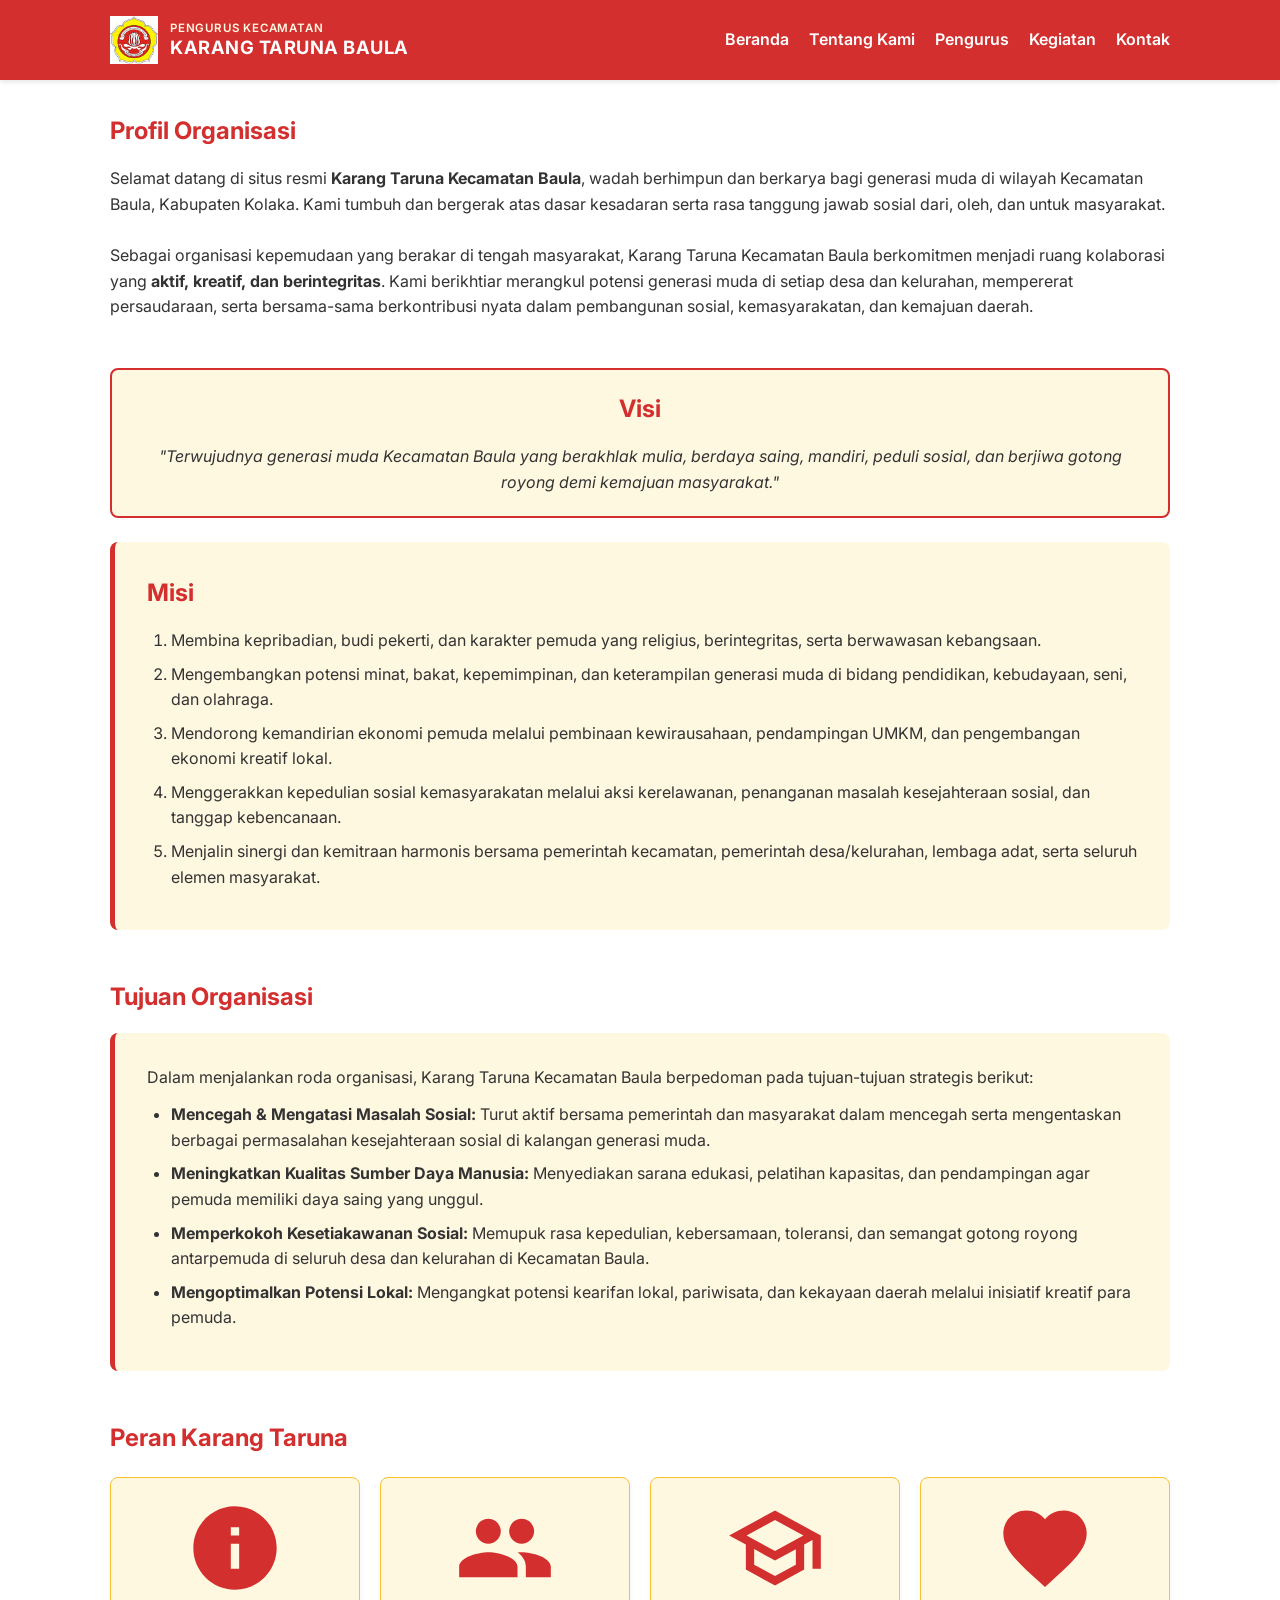
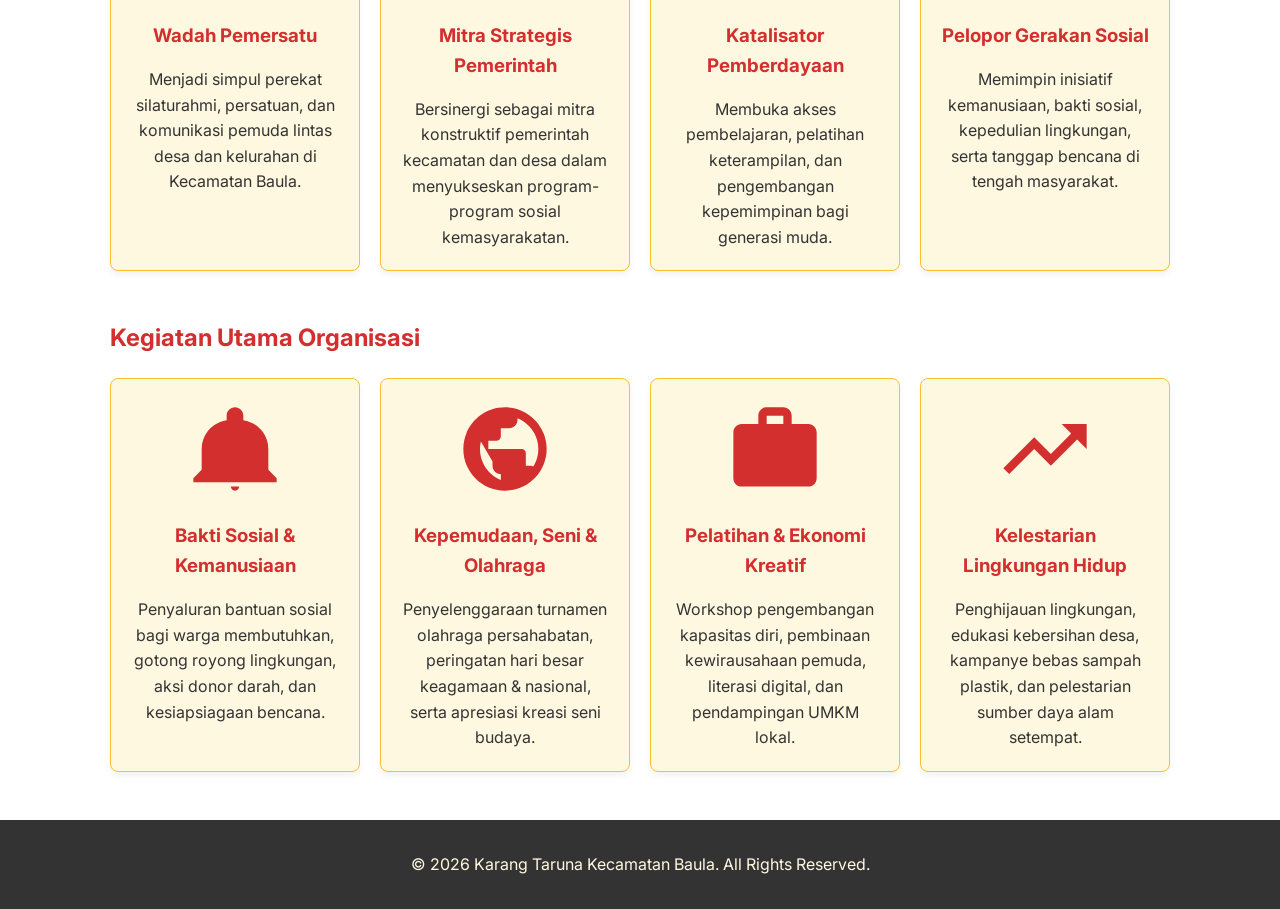
<file: tentang-kami.html>
<!DOCTYPE html>
<html lang="id">
<head>
    <meta charset="UTF-8">
    <meta name="viewport" content="width=device-width, initial-scale=1.0">
    <title>Tentang Kami - Karang Taruna Baula</title>
    <link rel="stylesheet" href="css/style.css">
</head>
<body>
    <header>
        <nav>
            <div class="logo">
                <img src="LogoKT.png" alt="Logo Karang Taruna Baula" class="logo-img">
                <div class="brand-text">
                    <span class="brand-sub">PENGURUS KECAMATAN</span>
                    <span class="brand-title">KARANG TARUNA BAULA</span>
                </div>
            </div>
            <ul>
                <li><a href="index.html">Beranda</a></li>
                <li><a href="tentang-kami.html">Tentang Kami</a></li>
                <li><a href="pengurus.html">Pengurus</a></li>
                <li><a href="kegiatan.html">Kegiatan</a></li>
                <li><a href="kontak.html">Kontak</a></li>
            </ul>
        </nav>
    </header>

    <main>
        <!-- Profil Organisasi -->
        <section id="about">
            <h1>Profil Organisasi</h1>
            <p>Selamat datang di situs resmi <strong>Karang Taruna Kecamatan Baula</strong>, wadah berhimpun dan berkarya bagi generasi muda di wilayah Kecamatan Baula, Kabupaten Kolaka. Kami tumbuh dan bergerak atas dasar kesadaran serta rasa tanggung jawab sosial dari, oleh, dan untuk masyarakat.</p>
            <br>
            <p>Sebagai organisasi kepemudaan yang berakar di tengah masyarakat, Karang Taruna Kecamatan Baula berkomitmen menjadi ruang kolaborasi yang <strong>aktif, kreatif, dan berintegritas</strong>. Kami berikhtiar merangkul potensi generasi muda di setiap desa dan kelurahan, mempererat persaudaraan, serta bersama-sama berkontribusi nyata dalam pembangunan sosial, kemasyarakatan, dan kemajuan daerah.</p>
        </section>

        <!-- Visi & Misi -->
        <section id="visi-misi">
            <div class="structure-box">
                <h2>Visi</h2>
                <p><em>"Terwujudnya generasi muda Kecamatan Baula yang berakhlak mulia, berdaya saing, mandiri, peduli sosial, dan berjiwa gotong royong demi kemajuan masyarakat."</em></p>
            </div>

            <div class="contact-info" style="margin-top: 1.5rem;">
                <h2>Misi</h2>
                <ol style="padding-left: 1.5rem; margin-top: 0.75rem;">
                    <li style="margin-bottom: 0.5rem;">Membina kepribadian, budi pekerti, dan karakter pemuda yang religius, berintegritas, serta berwawasan kebangsaan.</li>
                    <li style="margin-bottom: 0.5rem;">Mengembangkan potensi minat, bakat, kepemimpinan, dan keterampilan generasi muda di bidang pendidikan, kebudayaan, seni, dan olahraga.</li>
                    <li style="margin-bottom: 0.5rem;">Mendorong kemandirian ekonomi pemuda melalui pembinaan kewirausahaan, pendampingan UMKM, dan pengembangan ekonomi kreatif lokal.</li>
                    <li style="margin-bottom: 0.5rem;">Menggerakkan kepedulian sosial kemasyarakatan melalui aksi kerelawanan, penanganan masalah kesejahteraan sosial, dan tanggap kebencanaan.</li>
                    <li style="margin-bottom: 0.5rem;">Menjalin sinergi dan kemitraan harmonis bersama pemerintah kecamatan, pemerintah desa/kelurahan, lembaga adat, serta seluruh elemen masyarakat.</li>
                </ol>
            </div>
        </section>

        <!-- Tujuan Organisasi -->
        <section id="tujuan">
            <h1>Tujuan Organisasi</h1>
            <div class="contact-info">
                <p>Dalam menjalankan roda organisasi, Karang Taruna Kecamatan Baula berpedoman pada tujuan-tujuan strategis berikut:</p>
                <ul style="padding-left: 1.5rem; margin-top: 0.75rem; list-style-type: disc;">
                    <li style="margin-bottom: 0.5rem;"><strong>Mencegah & Mengatasi Masalah Sosial:</strong> Turut aktif bersama pemerintah dan masyarakat dalam mencegah serta mengentaskan berbagai permasalahan kesejahteraan sosial di kalangan generasi muda.</li>
                    <li style="margin-bottom: 0.5rem;"><strong>Meningkatkan Kualitas Sumber Daya Manusia:</strong> Menyediakan sarana edukasi, pelatihan kapasitas, dan pendampingan agar pemuda memiliki daya saing yang unggul.</li>
                    <li style="margin-bottom: 0.5rem;"><strong>Memperkokoh Kesetiakawanan Sosial:</strong> Memupuk rasa kepedulian, kebersamaan, toleransi, dan semangat gotong royong antarpemuda di seluruh desa dan kelurahan di Kecamatan Baula.</li>
                    <li style="margin-bottom: 0.5rem;"><strong>Mengoptimalkan Potensi Lokal:</strong> Mengangkat potensi kearifan lokal, pariwisata, dan kekayaan daerah melalui inisiatif kreatif para pemuda.</li>
                </ul>
            </div>
        </section>

        <!-- Peran Karang Taruna -->
        <section id="peran">
            <h1>Peran Karang Taruna</h1>
            <div class="grid-container">
                <div class="card">
                    <svg viewBox="0 0 24 24" xmlns="http://www.w3.org/2000/svg">
                        <path d="M12 2C6.48 2 2 6.48 2 12s4.48 10 10 10 10-4.48 10-10S17.52 2 12 2zm1 15h-2v-6h2v6zm0-8h-2V7h2v2z"/>
                    </svg>
                    <h3>Wadah Pemersatu</h3>
                    <p>Menjadi simpul perekat silaturahmi, persatuan, dan komunikasi pemuda lintas desa dan kelurahan di Kecamatan Baula.</p>
                </div>
                <div class="card">
                    <svg viewBox="0 0 24 24" xmlns="http://www.w3.org/2000/svg">
                        <path d="M16 11c1.66 0 2.99-1.34 2.99-3S17.66 5 16 5c-1.66 0-3 1.34-3 3s1.34 3 3 3zm-8 0c1.66 0 2.99-1.34 2.99-3S9.66 5 8 5C6.34 5 5 6.34 5 8s1.34 3 3 3zm0 2c-2.33 0-7 1.17-7 3.5V19h14v-2.5c0-2.33-4.67-3.5-7-3.5zm8 0c-.29 0-.62.02-.97.05 1.16.84 1.97 1.97 1.97 3.45V19h6v-2.5c0-2.33-4.67-3.5-7-3.5z"/>
                    </svg>
                    <h3>Mitra Strategis Pemerintah</h3>
                    <p>Bersinergi sebagai mitra konstruktif pemerintah kecamatan dan desa dalam menyukseskan program-program sosial kemasyarakatan.</p>
                </div>
                <div class="card">
                    <svg viewBox="0 0 24 24" xmlns="http://www.w3.org/2000/svg">
                        <path d="M12 3L1 9l4 2.18v6L12 21l7-3.82v-6l2-1.09V17h2V9L12 3zm6.82 6L12 12.72 5.18 9 12 5.28 18.82 9zM17 15.99l-5 2.73-5-2.73v-3.72L12 15l5-2.73v3.72z"/>
                    </svg>
                    <h3>Katalisator Pemberdayaan</h3>
                    <p>Membuka akses pembelajaran, pelatihan keterampilan, dan pengembangan kepemimpinan bagi generasi muda.</p>
                </div>
                <div class="card">
                    <svg viewBox="0 0 24 24" xmlns="http://www.w3.org/2000/svg">
                        <path d="M12 21.35l-1.45-1.32C5.4 15.36 2 12.28 2 8.5 2 5.42 4.42 3 7.5 3c1.74 0 3.41.81 4.5 2.09C13.09 3.81 14.76 3 16.5 3 19.58 3 22 5.42 22 8.5c0 3.78-3.4 6.86-8.55 11.54L12 21.35z"/>
                    </svg>
                    <h3>Pelopor Gerakan Sosial</h3>
                    <p>Memimpin inisiatif kemanusiaan, bakti sosial, kepedulian lingkungan, serta tanggap bencana di tengah masyarakat.</p>
                </div>
            </div>
        </section>

        <!-- Kegiatan Utama -->
        <section id="kegiatan">
            <h1>Kegiatan Utama Organisasi</h1>
            <div class="grid-container">
                <div class="card">
                    <svg viewBox="0 0 24 24" xmlns="http://www.w3.org/2000/svg">
                        <path d="M12 2c1.1 0 2 .9 2 2v1.1C17.6 5.7 20 8.6 20 12v5l2 2v1H2v-1l2-2v-5c0-3.4 2.4-6.3 6-6.9V4c0-1.1.9-2 2-2zm-1 19c0 .55.45 1 1 1s1-.45 1-1h-2z"/>
                    </svg>
                    <h3>Bakti Sosial & Kemanusiaan</h3>
                    <p>Penyaluran bantuan sosial bagi warga membutuhkan, gotong royong lingkungan, aksi donor darah, dan kesiapsiagaan bencana.</p>
                </div>
                <div class="card">
                    <svg viewBox="0 0 24 24" xmlns="http://www.w3.org/2000/svg">
                        <path d="M12 2C6.48 2 2 6.48 2 12s4.48 10 10 10 10-4.48 10-10S17.52 2 12 2zm1 17.93c-3.95-.49-7-3.85-7-7.93 0-.62.08-1.21.21-1.79L9 15v1c0 1.1.9 2 2 2v1.93zm6.9-2.54c-.26-.81-1-1.39-1.9-1.39h-1v-3c0-.55-.45-1-1-1H8v-2h2c.55 0 1-.45 1-1V7h2c1.1 0 2-.9 2-2v-.41c2.93 1.19 5 4.06 5 7.41 0 2.08-.8 3.97-2.1 5.39z"/>
                    </svg>
                    <h3>Kepemudaan, Seni & Olahraga</h3>
                    <p>Penyelenggaraan turnamen olahraga persahabatan, peringatan hari besar keagamaan & nasional, serta apresiasi kreasi seni budaya.</p>
                </div>
                <div class="card">
                    <svg viewBox="0 0 24 24" xmlns="http://www.w3.org/2000/svg">
                        <path d="M20 6h-4V4c0-1.11-.89-2-2-2h-4c-1.11 0-2 .89-2 2v2H4c-1.11 0-1.99.89-1.99 2L2 19c0 1.11.89 2 2 2h16c1.11 0 2-.89 2-2V8c0-1.11-.89-2-2-2zm-6 0h-4V4h4v2z"/>
                    </svg>
                    <h3>Pelatihan & Ekonomi Kreatif</h3>
                    <p>Workshop pengembangan kapasitas diri, pembinaan kewirausahaan pemuda, literasi digital, dan pendampingan UMKM lokal.</p>
                </div>
                <div class="card">
                    <svg viewBox="0 0 24 24" xmlns="http://www.w3.org/2000/svg">
                        <path d="M16 6l2.29 2.29-4.88 4.88-4-4L2 16.59 3.41 18l6-6 4 4 6.3-6.29L22 12V6z"/>
                    </svg>
                    <h3>Kelestarian Lingkungan Hidup</h3>
                    <p>Penghijauan lingkungan, edukasi kebersihan desa, kampanye bebas sampah plastik, dan pelestarian sumber daya alam setempat.</p>
                </div>
            </div>
        </section>
    </main>

    <footer>
        <p>&copy; 2026 Karang Taruna Kecamatan Baula. All Rights Reserved.</p>
    </footer>

    <script src="js/script.js"></script>
</body>
</html>
</file>
<file: css/style.css>
/* Style Terpusat Karang Taruna Kecamatan Baula */
@import url('https://fonts.googleapis.com/css2?family=Inter:wght@400;600;700&display=swap');

:root {
    --primary-red: #D32F2F;
    --primary-yellow: #FBC02D;
    --cream: #FFF8E1;
    --white: #FFFFFF;
    --text-dark: #333333;
}

* {
    margin: 0;
    padding: 0;
    box-sizing: border-box;
}

body {
    font-family: 'Inter', sans-serif;
    background-color: var(--white);
    color: var(--text-dark);
    line-height: 1.6;
}

header {
    background-color: var(--primary-red);
    color: var(--white);
    padding: 1rem 0;
    box-shadow: 0 2px 5px rgba(0,0,0,0.1);
}

nav {
    max-width: 1100px;
    margin: 0 auto;
    display: flex;
    justify-content: space-between;
    align-items: center;
    padding: 0 20px;
}

.logo {
    display: flex;
    align-items: center;
    gap: 12px;
}

.logo-img {
    height: 48px;
    width: auto;
    object-fit: contain;
    display: block;
}

.brand-text {
    display: flex;
    flex-direction: column;
    line-height: 1.2;
    text-align: left;
}

.brand-sub {
    font-size: 0.72rem;
    font-weight: 600;
    letter-spacing: 0.8px;
    color: var(--cream);
    text-transform: uppercase;
}

.brand-title {
    font-size: 1.15rem;
    font-weight: 700;
    letter-spacing: 0.5px;
    color: var(--white);
}

nav ul {
    list-style: none;
    display: flex;
}

nav ul li {
    margin-left: 20px;
}

nav ul li a {
    color: var(--white);
    text-decoration: none;
    font-weight: 600;
    transition: color 0.3s;
}

nav ul li a:hover {
    color: var(--primary-yellow);
}

main {
    max-width: 1100px;
    margin: 2rem auto;
    padding: 0 20px;
    min-height: 70vh;
}

section {
    margin-bottom: 3rem;
}

h1, h2, h3 {
    color: var(--primary-red);
    margin-bottom: 1rem;
}

footer {
    background-color: #333;
    color: var(--cream);
    text-align: center;
    padding: 2rem 0;
    margin-top: 2rem;
}

/* Card Style for Pengurus */
.grid-container {
    display: grid;
    grid-template-columns: repeat(auto-fit, minmax(250px, 1fr));
    gap: 20px;
    margin-top: 20px;
}

.card {
    background-color: var(--cream);
    border: 1px solid var(--primary-yellow);
    border-radius: 8px;
    padding: 20px;
    text-align: center;
    box-shadow: 0 4px 6px rgba(0,0,0,0.05);
}

.card svg {
    width: 100px;
    height: 100px;
    margin-bottom: 15px;
    fill: var(--primary-red);
}

/* Structure Box */
.structure-box {
    border: 2px solid var(--primary-red);
    padding: 20px;
    margin-bottom: 20px;
    border-radius: 8px;
    background-color: var(--cream);
    text-align: center;
}

.contact-info {
    background-color: var(--cream);
    padding: 2rem;
    border-radius: 8px;
    border-left: 5px solid var(--primary-red);
}

/* Halaman Kegiatan */
.activities-grid {
    display: grid;
    grid-template-columns: repeat(auto-fit, minmax(320px, 1fr));
    gap: 25px;
    margin-top: 25px;
}

.activity-card {
    background-color: var(--white);
    border: 1px solid #E0E0E0;
    border-top: 4px solid var(--primary-red);
    border-radius: 8px;
    overflow: hidden;
    box-shadow: 0 4px 10px rgba(0, 0, 0, 0.06);
    display: flex;
    flex-direction: column;
    transition: transform 0.2s ease, box-shadow 0.2s ease;
}

.activity-card:hover {
    transform: translateY(-4px);
    box-shadow: 0 8px 16px rgba(0, 0, 0, 0.1);
}

.activity-img-placeholder {
    height: 180px;
    background-color: var(--cream);
    display: flex;
    flex-direction: column;
    align-items: center;
    justify-content: center;
    border-bottom: 1px dashed #DDD;
    padding: 15px;
    text-align: center;
}

.activity-img-placeholder svg {
    width: 48px;
    height: 48px;
    fill: var(--primary-yellow);
    margin-bottom: 8px;
}

.activity-img-placeholder span {
    font-size: 0.85rem;
    font-style: italic;
    color: #777777;
}

.activity-content {
    padding: 20px;
    display: flex;
    flex-direction: column;
    flex-grow: 1;
}

.activity-badge {
    align-self: flex-start;
    background-color: var(--cream);
    color: var(--primary-red);
    border: 1px solid var(--primary-yellow);
    font-size: 0.75rem;
    font-weight: 700;
    padding: 4px 10px;
    border-radius: 20px;
    text-transform: uppercase;
    letter-spacing: 0.5px;
    margin-bottom: 12px;
}

.activity-content h3 {
    font-size: 1.25rem;
    color: var(--primary-red);
    margin-bottom: 10px;
}

.activity-meta {
    font-size: 0.9rem;
    color: #555555;
    background-color: #FAFAFA;
    padding: 10px 12px;
    border-radius: 6px;
    margin-bottom: 12px;
    border-left: 3px solid var(--primary-yellow);
}

.activity-meta p {
    margin-bottom: 4px;
    line-height: 1.4;
}

.activity-meta p:last-child {
    margin-bottom: 0;
}

.activity-desc {
    font-size: 0.95rem;
    color: var(--text-dark);
    line-height: 1.6;
}

/* Button Styling */
.btn {
    display: inline-block;
    padding: 10px 22px;
    font-size: 0.95rem;
    font-weight: 600;
    text-decoration: none;
    border-radius: 6px;
    transition: all 0.25s ease;
    cursor: pointer;
    text-align: center;
}

.btn-primary {
    background-color: var(--primary-red);
    color: var(--white);
    border: 2px solid var(--primary-red);
}

.btn-primary:hover {
    background-color: #B71C1C;
    border-color: #B71C1C;
    color: var(--white);
    transform: translateY(-2px);
    box-shadow: 0 4px 10px rgba(211, 47, 47, 0.25);
}

.btn-secondary {
    background-color: var(--primary-yellow);
    color: #422006;
    border: 2px solid var(--primary-yellow);
}

.btn-secondary:hover {
    background-color: #F9A825;
    border-color: #F9A825;
    transform: translateY(-2px);
    box-shadow: 0 4px 10px rgba(251, 192, 45, 0.35);
}

.btn-outline {
    background-color: transparent;
    color: var(--primary-red);
    border: 2px solid var(--primary-red);
}

.btn-outline:hover {
    background-color: var(--primary-red);
    color: var(--white);
    transform: translateY(-2px);
}

/* Hero Section */
.hero {
    background: linear-gradient(135deg, rgba(211, 47, 47, 0.05) 0%, rgba(251, 192, 45, 0.1) 100%), var(--cream);
    border: 2px solid var(--primary-yellow);
    border-radius: 12px;
    padding: 3.5rem 2rem;
    text-align: center;
    margin-bottom: 3rem;
    box-shadow: 0 6px 16px rgba(0, 0, 0, 0.04);
}

.hero h1 {
    font-size: 2.2rem;
    color: var(--primary-red);
    margin-bottom: 1.2rem;
    font-weight: 700;
}

.hero p {
    font-size: 1.15rem;
    color: var(--text-dark);
    max-width: 800px;
    margin: 0 auto 2rem auto;
    line-height: 1.6;
}

.hero-buttons {
    display: flex;
    justify-content: center;
    gap: 15px;
    flex-wrap: wrap;
}

/* Header & Halaman Responsif */
@media (max-width: 768px) {
    nav {
        flex-direction: column;
        gap: 15px;
        text-align: center;
    }

    .brand-text {
        text-align: left;
    }

    nav ul {
        flex-wrap: wrap;
        justify-content: center;
    }

    nav ul li {
        margin: 0 10px;
    }

    .activities-grid {
        grid-template-columns: 1fr;
    }

    .hero {
        padding: 2.5rem 1.25rem;
    }

    .hero h1 {
        font-size: 1.75rem;
    }

    .hero p {
        font-size: 1rem;
    }

    .hero-buttons {
        flex-direction: column;
        gap: 10px;
    }

    .hero-buttons .btn {
        width: 100%;
    }
}
</file>
